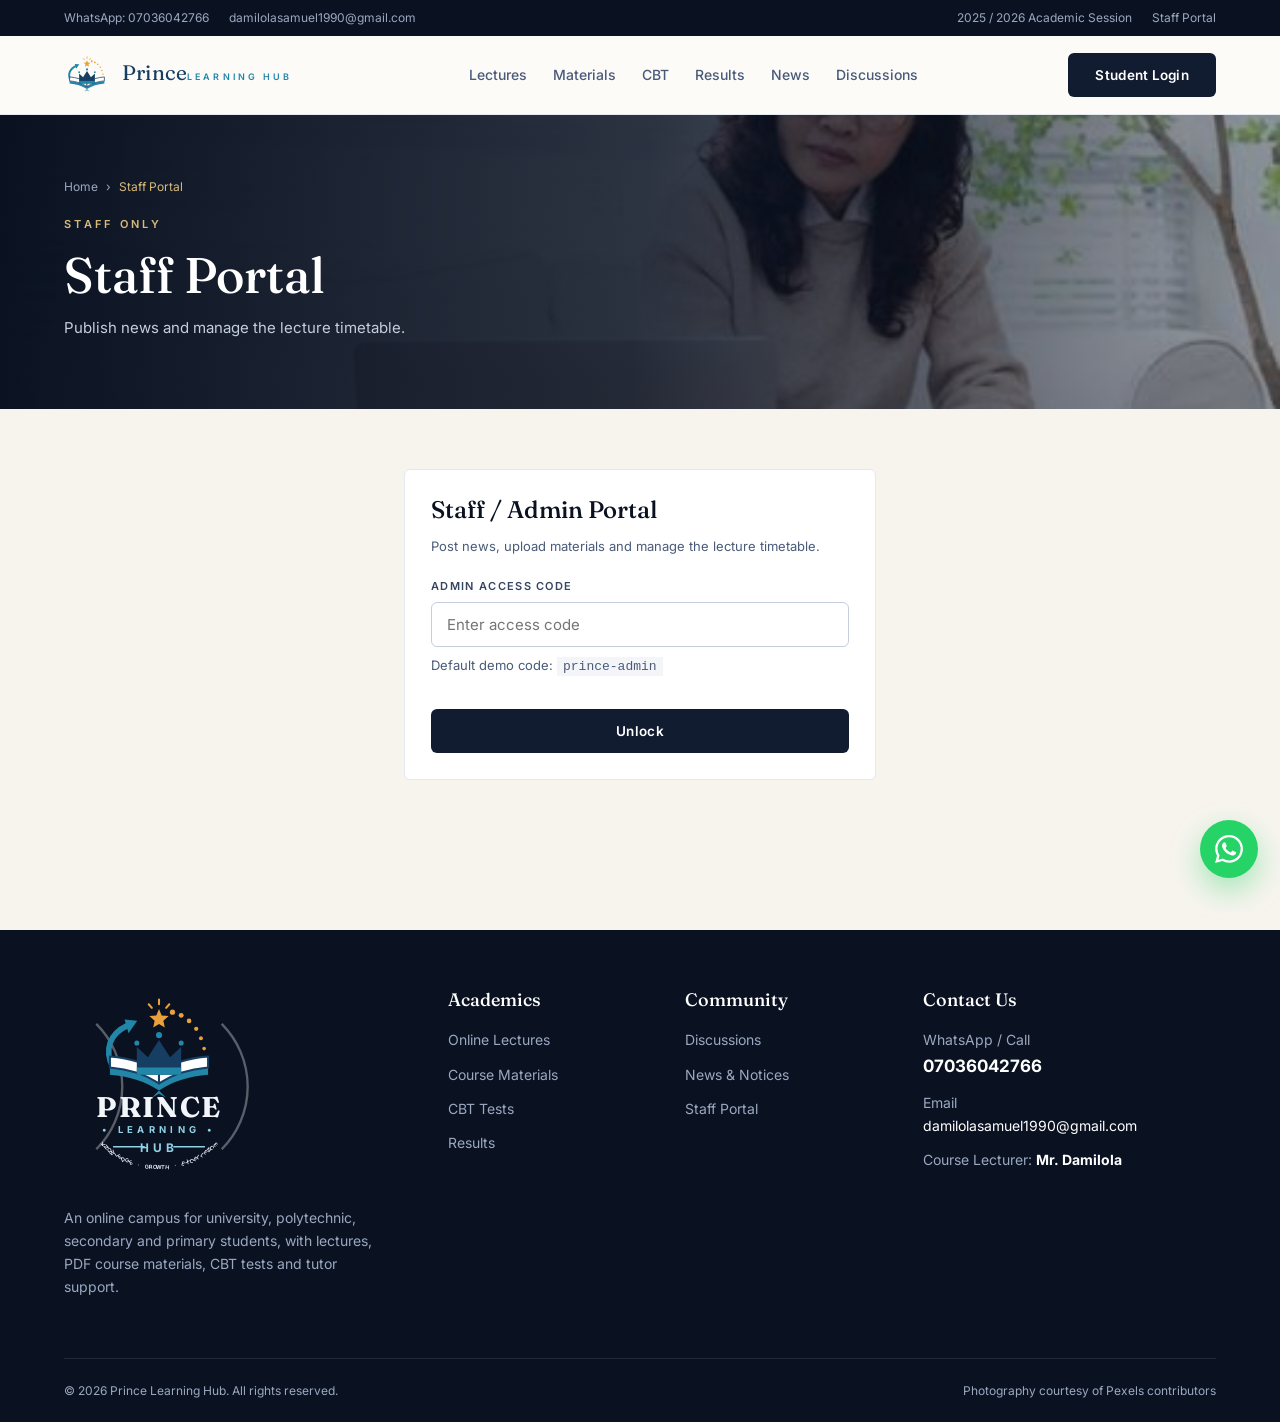
<file: pages/admin.html>
<!DOCTYPE html>
<html lang="en">
<head>
<meta charset="utf-8">
<meta name="viewport" content="width=device-width, initial-scale=1">
<title>Staff Portal — Prince Learning Hub</title>
<script>window.PLH_BASE = "../";</script>
<link rel="preconnect" href="https://fonts.googleapis.com">
<link rel="preconnect" href="https://fonts.gstatic.com" crossorigin>
<link rel="stylesheet" href="https://fonts.googleapis.com/css2?family=Fraunces:opsz,wght@9..144,400;9..144,500;9..144,600&family=Inter:wght@400;500;600;700&display=swap">
<link rel="stylesheet" href="../css/style.css">
</head>
<body>
<div id="site-header"></div>

<section class="page-head">
  <div class="bg" style="background-image:url(../images/lecturer.jpg)"></div>
  <div class="scrim"></div>
  <div class="wrap">
    <div class="crumbs"><a href="../index.html">Home</a> › <span class="cur">Staff Portal</span></div>
    <p class="eyebrow light" style="margin-top:18px">Staff Only</p>
    <h1>Staff Portal</h1>
    <p>Publish news and manage the lecture timetable.</p>
  </div>
</section>

<main id="adminRoot"></main>

<div id="site-footer"></div>
<script src="../data/content.js"></script>
<script src="../data/questions.js"></script>
<script src="../js/store.js"></script>
<script src="../js/ui.js"></script>
<script src="../js/admin.js"></script>
</body>
</html>
</file>
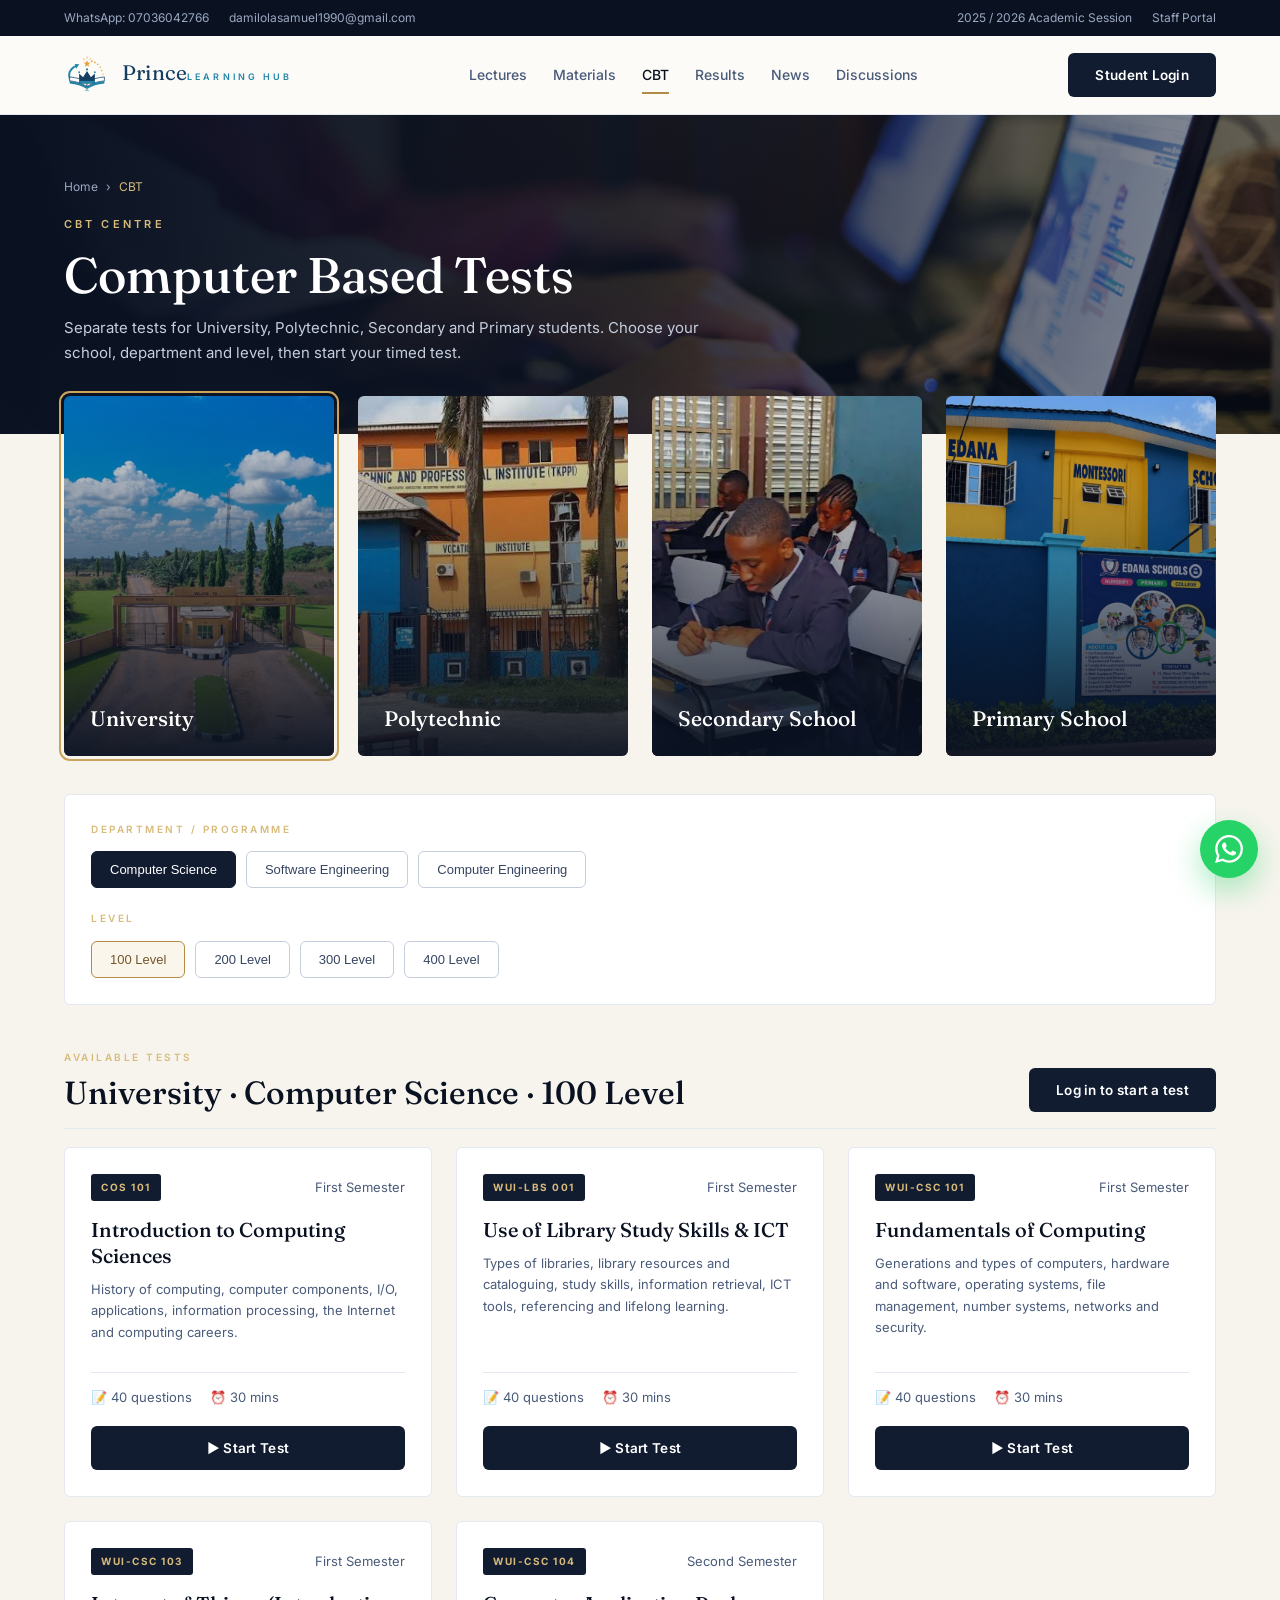
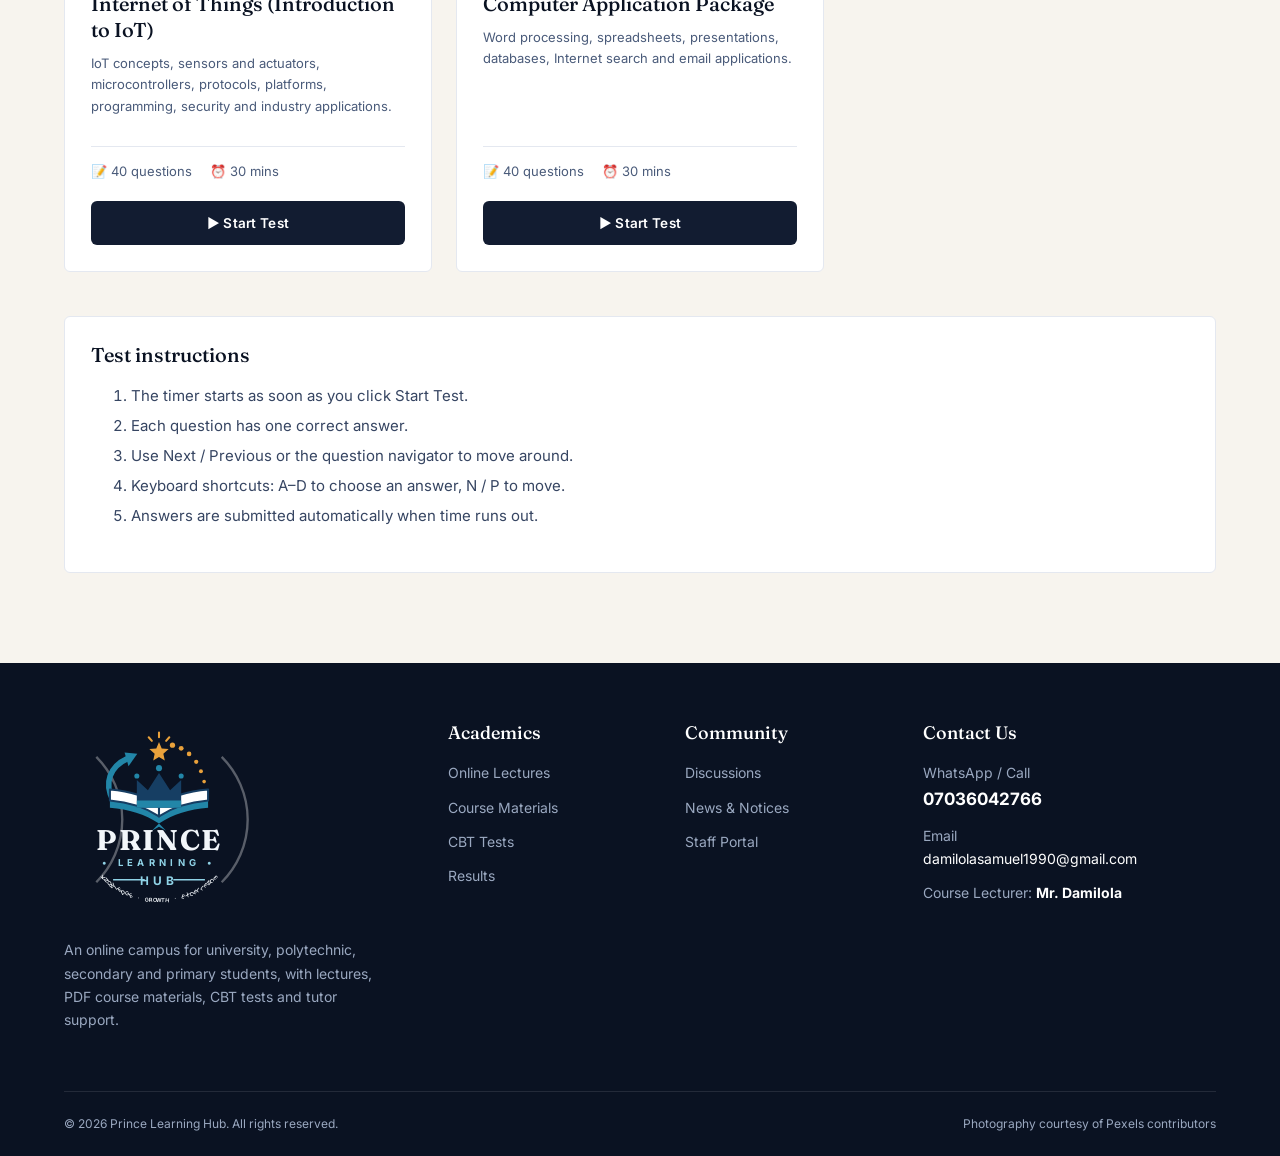
<file: pages/cbt.html>
<!DOCTYPE html>
<html lang="en">
<head>
<meta charset="utf-8">
<meta name="viewport" content="width=device-width, initial-scale=1">
<title>CBT Tests — Prince Learning Hub</title>
<script>window.PLH_BASE = "../";</script>
<link rel="preconnect" href="https://fonts.googleapis.com">
<link rel="preconnect" href="https://fonts.gstatic.com" crossorigin>
<link rel="stylesheet" href="https://fonts.googleapis.com/css2?family=Fraunces:opsz,wght@9..144,400;9..144,500;9..144,600&family=Inter:wght@400;500;600;700&display=swap">
<link rel="stylesheet" href="../css/style.css">
<style>.exam-grid{grid-template-columns:1fr 320px}@media(max-width:980px){.exam-grid{grid-template-columns:1fr}}</style>
</head>
<body>
<div id="site-header"></div>

<main id="cbtRoot"></main>

<div id="site-footer"></div>
<script src="../data/content.js"></script>
<script src="../data/questions.js"></script>
<script src="../js/store.js"></script>
<script src="../js/ui.js"></script>
<script src="../js/cbt.js"></script>
</body>
</html>
</file>
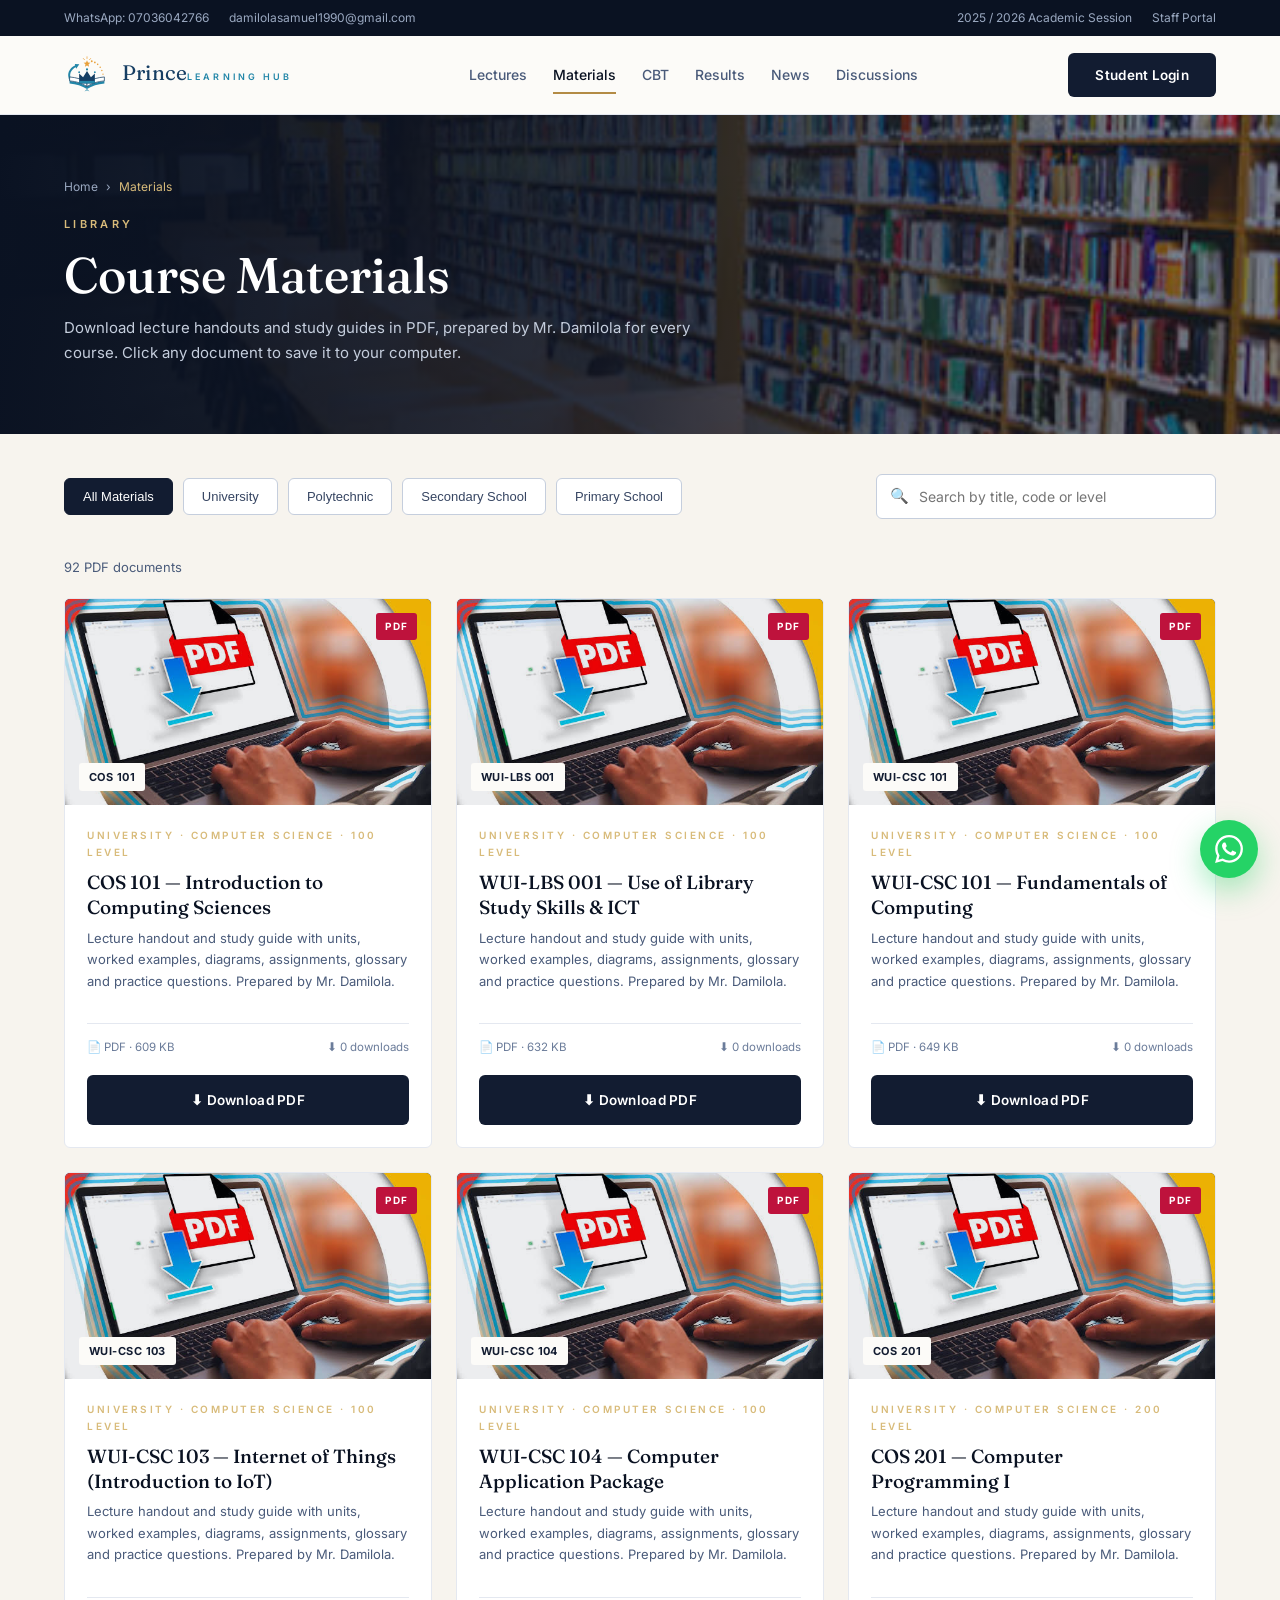
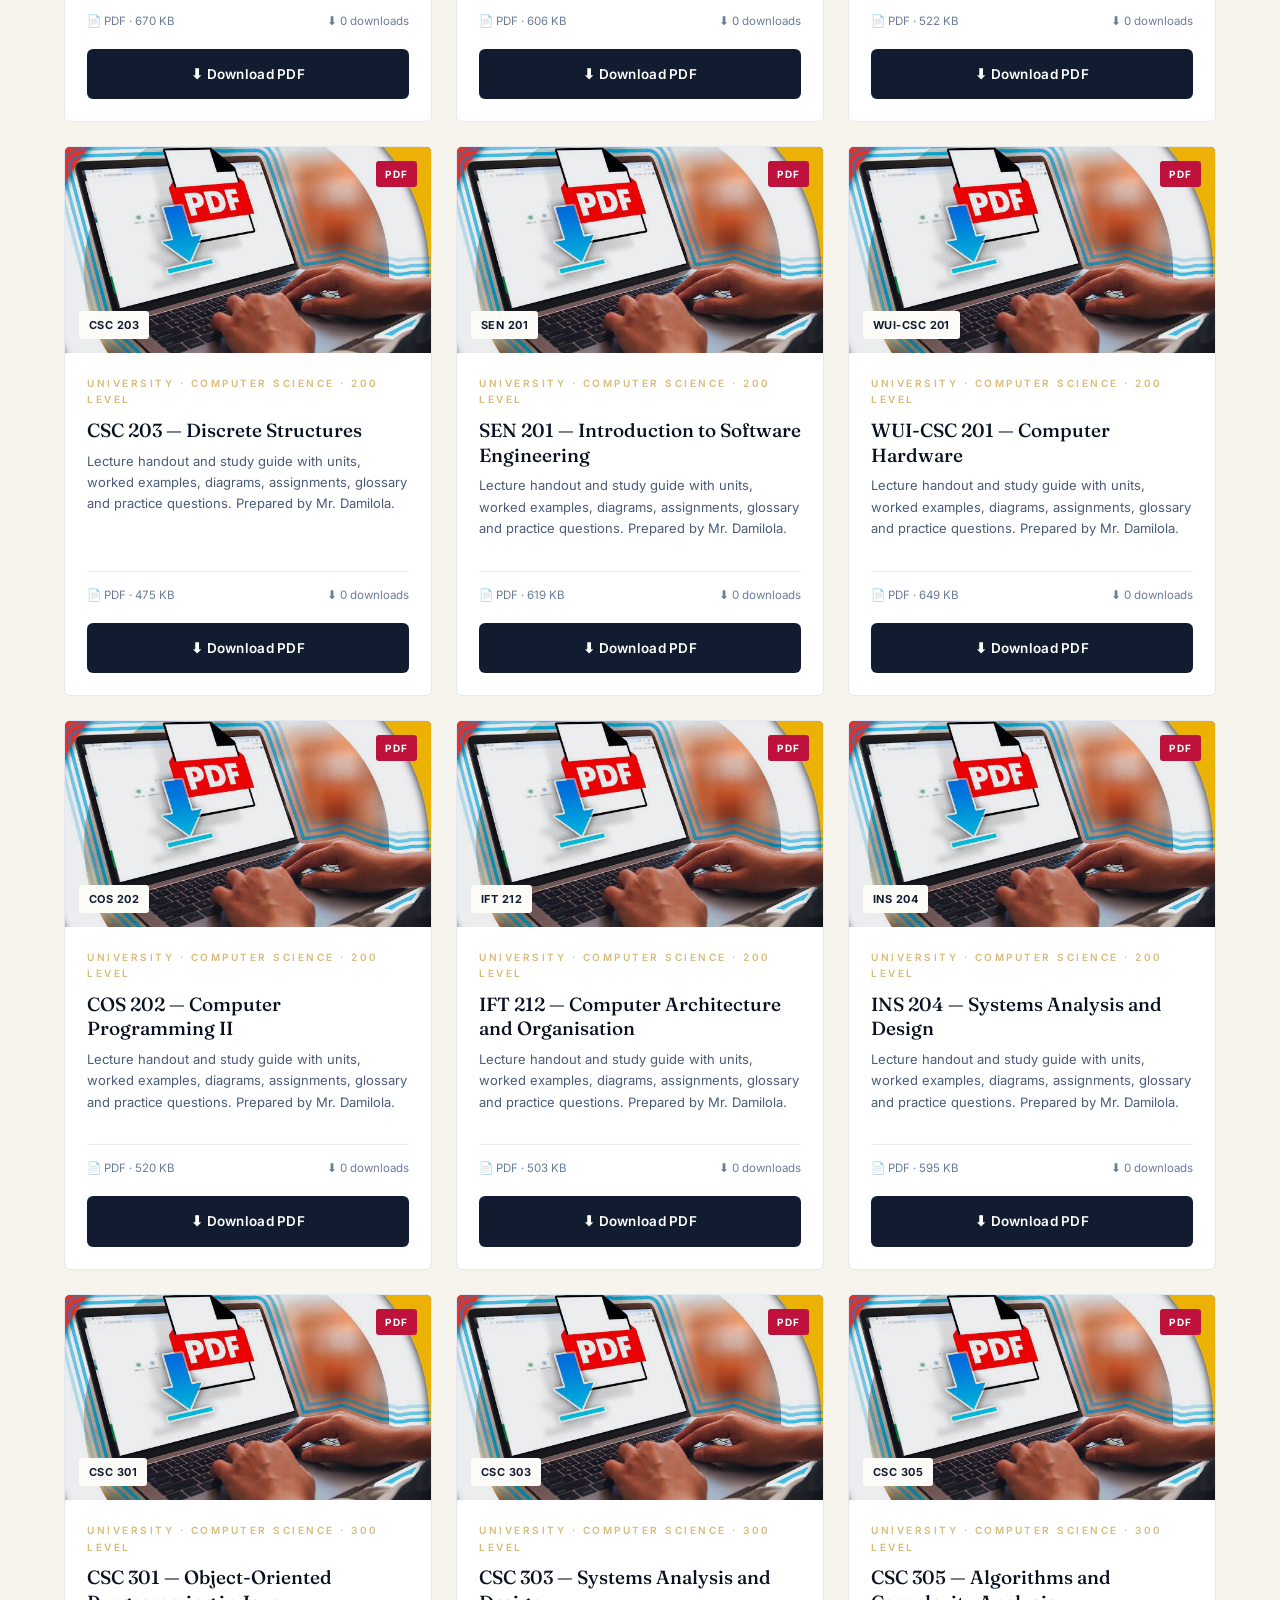
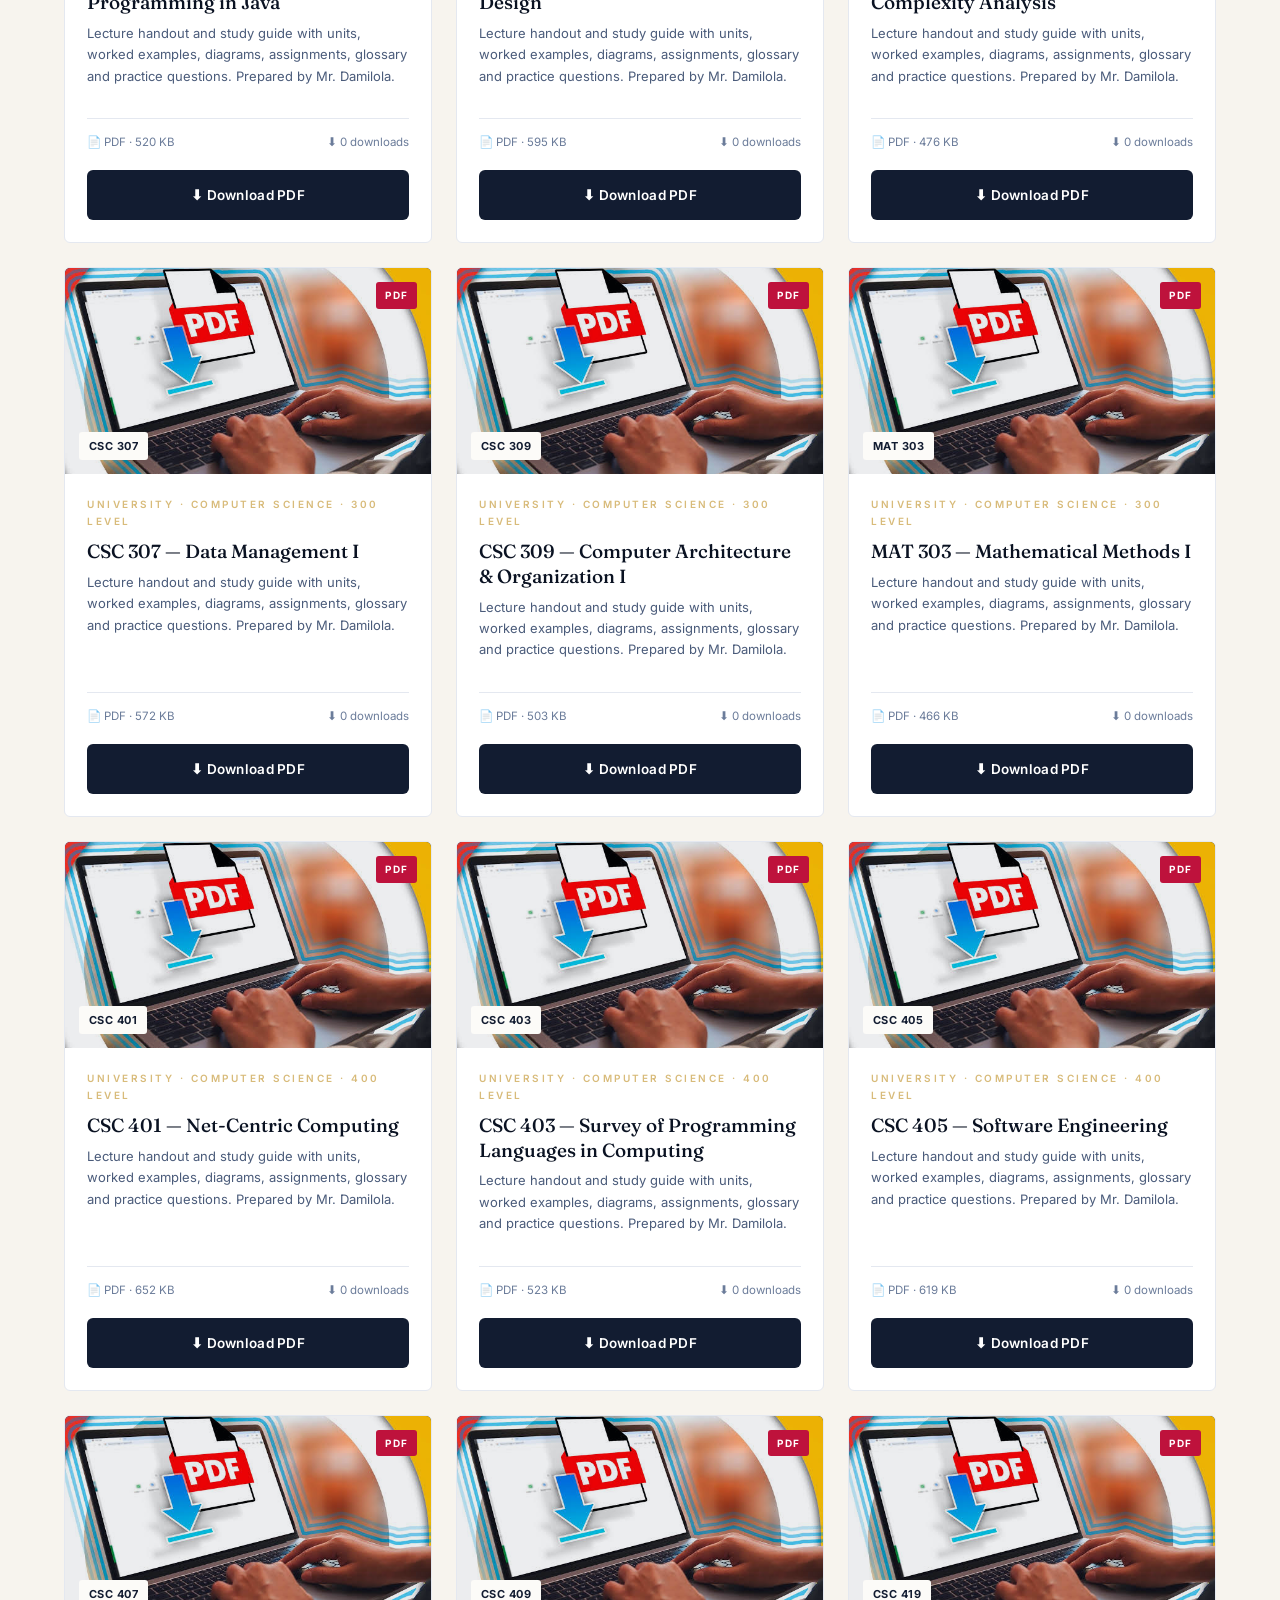
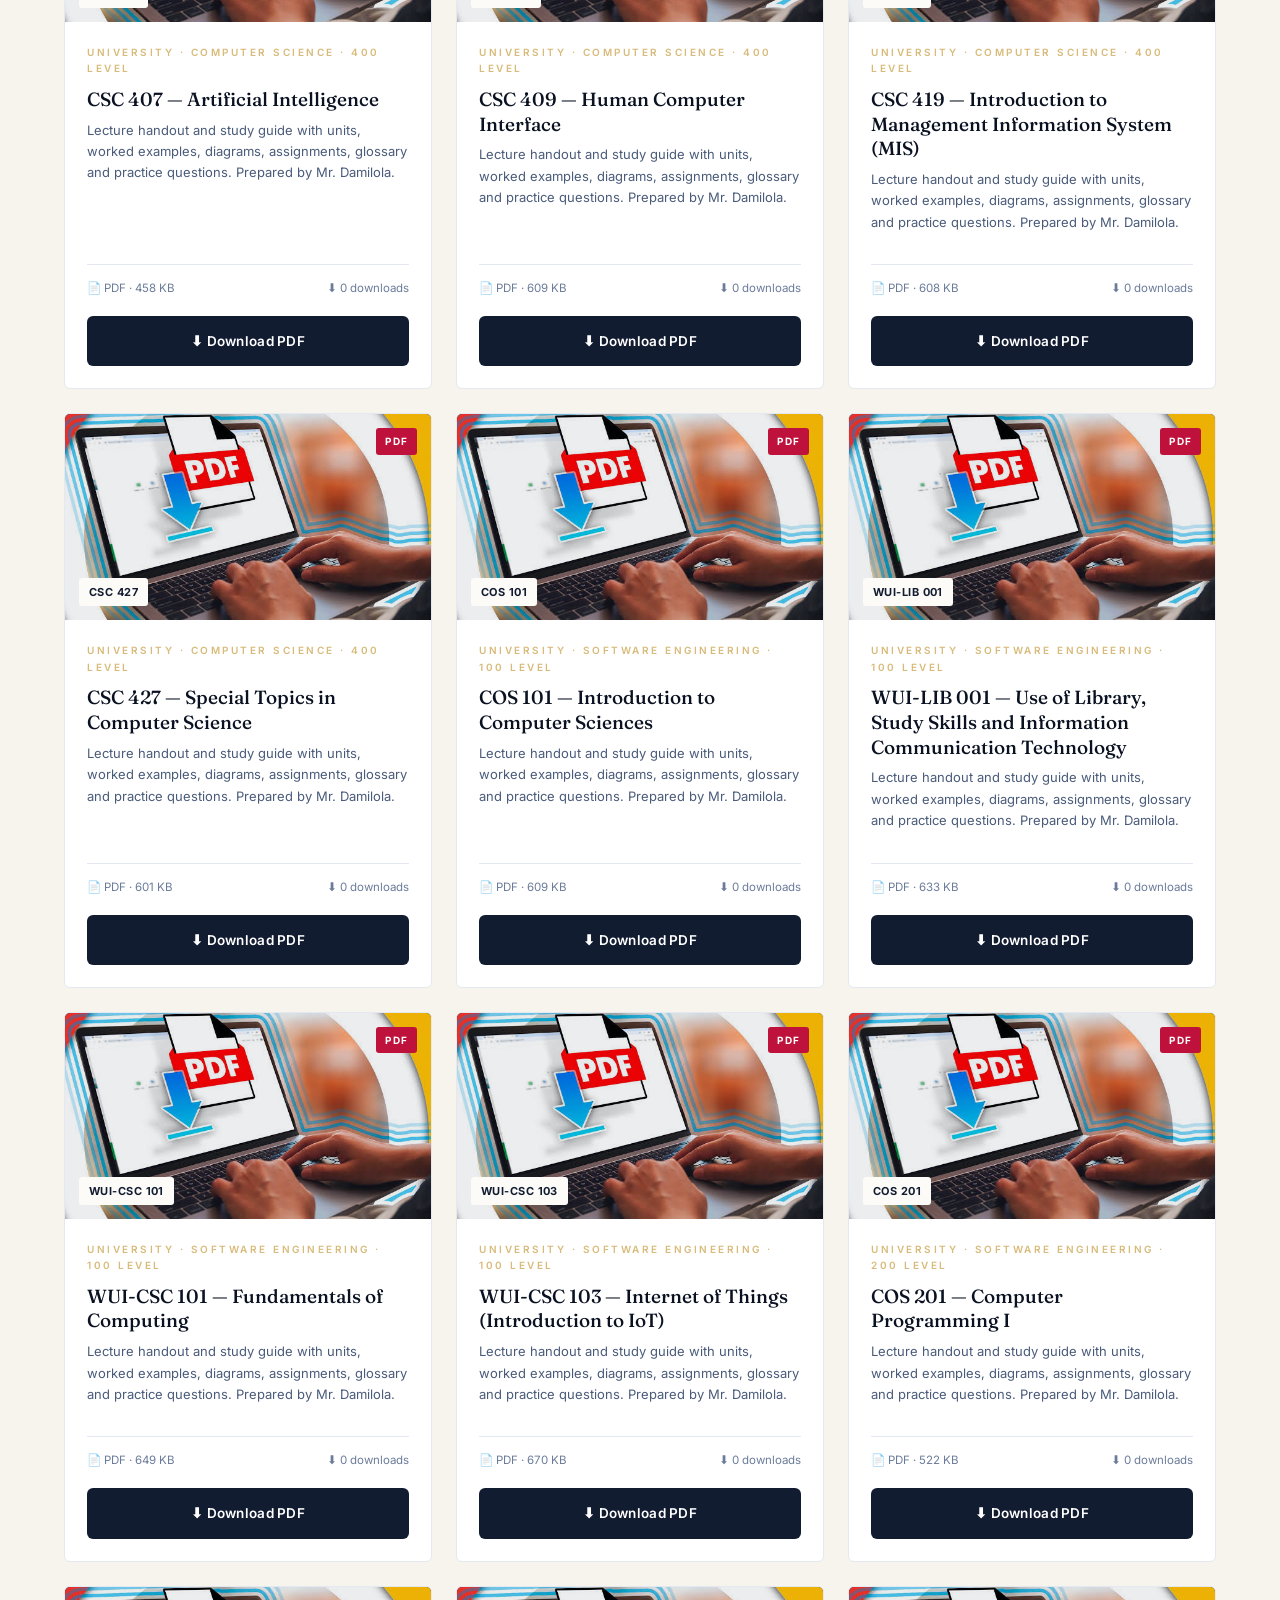
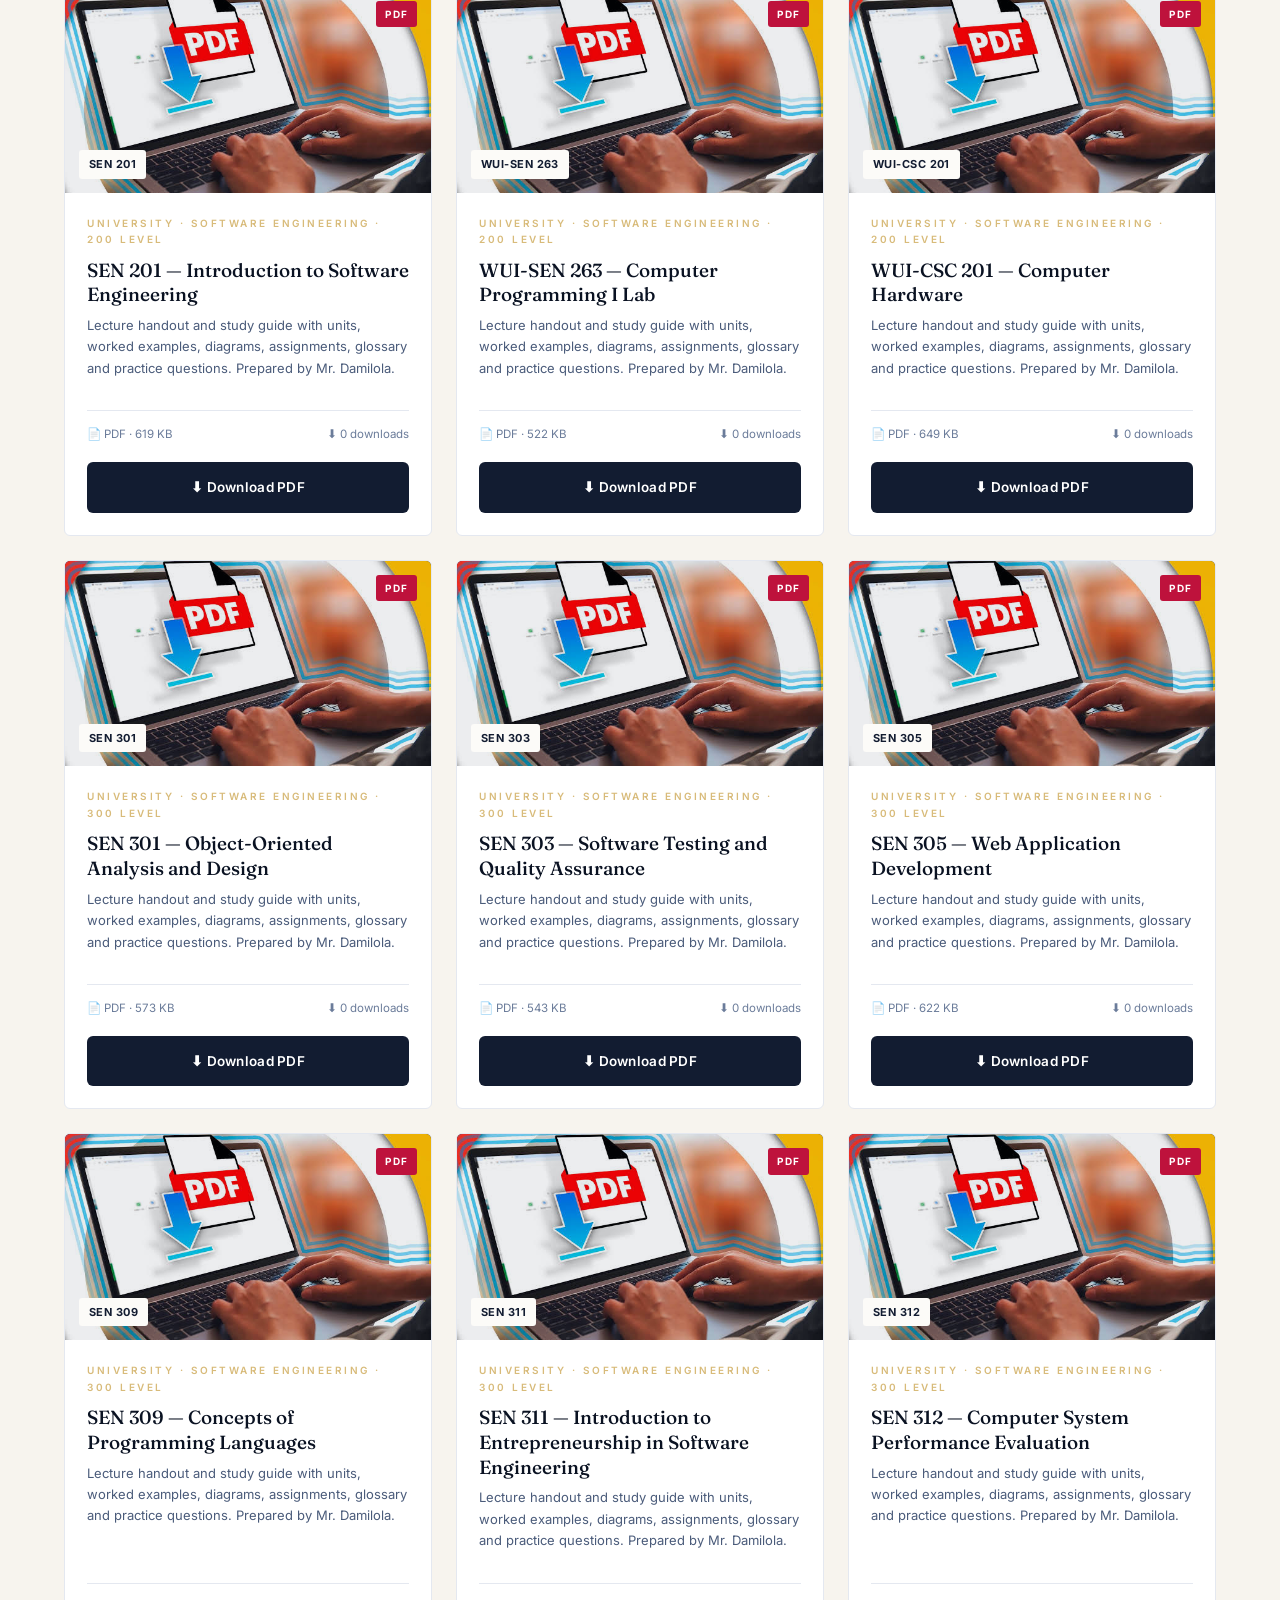
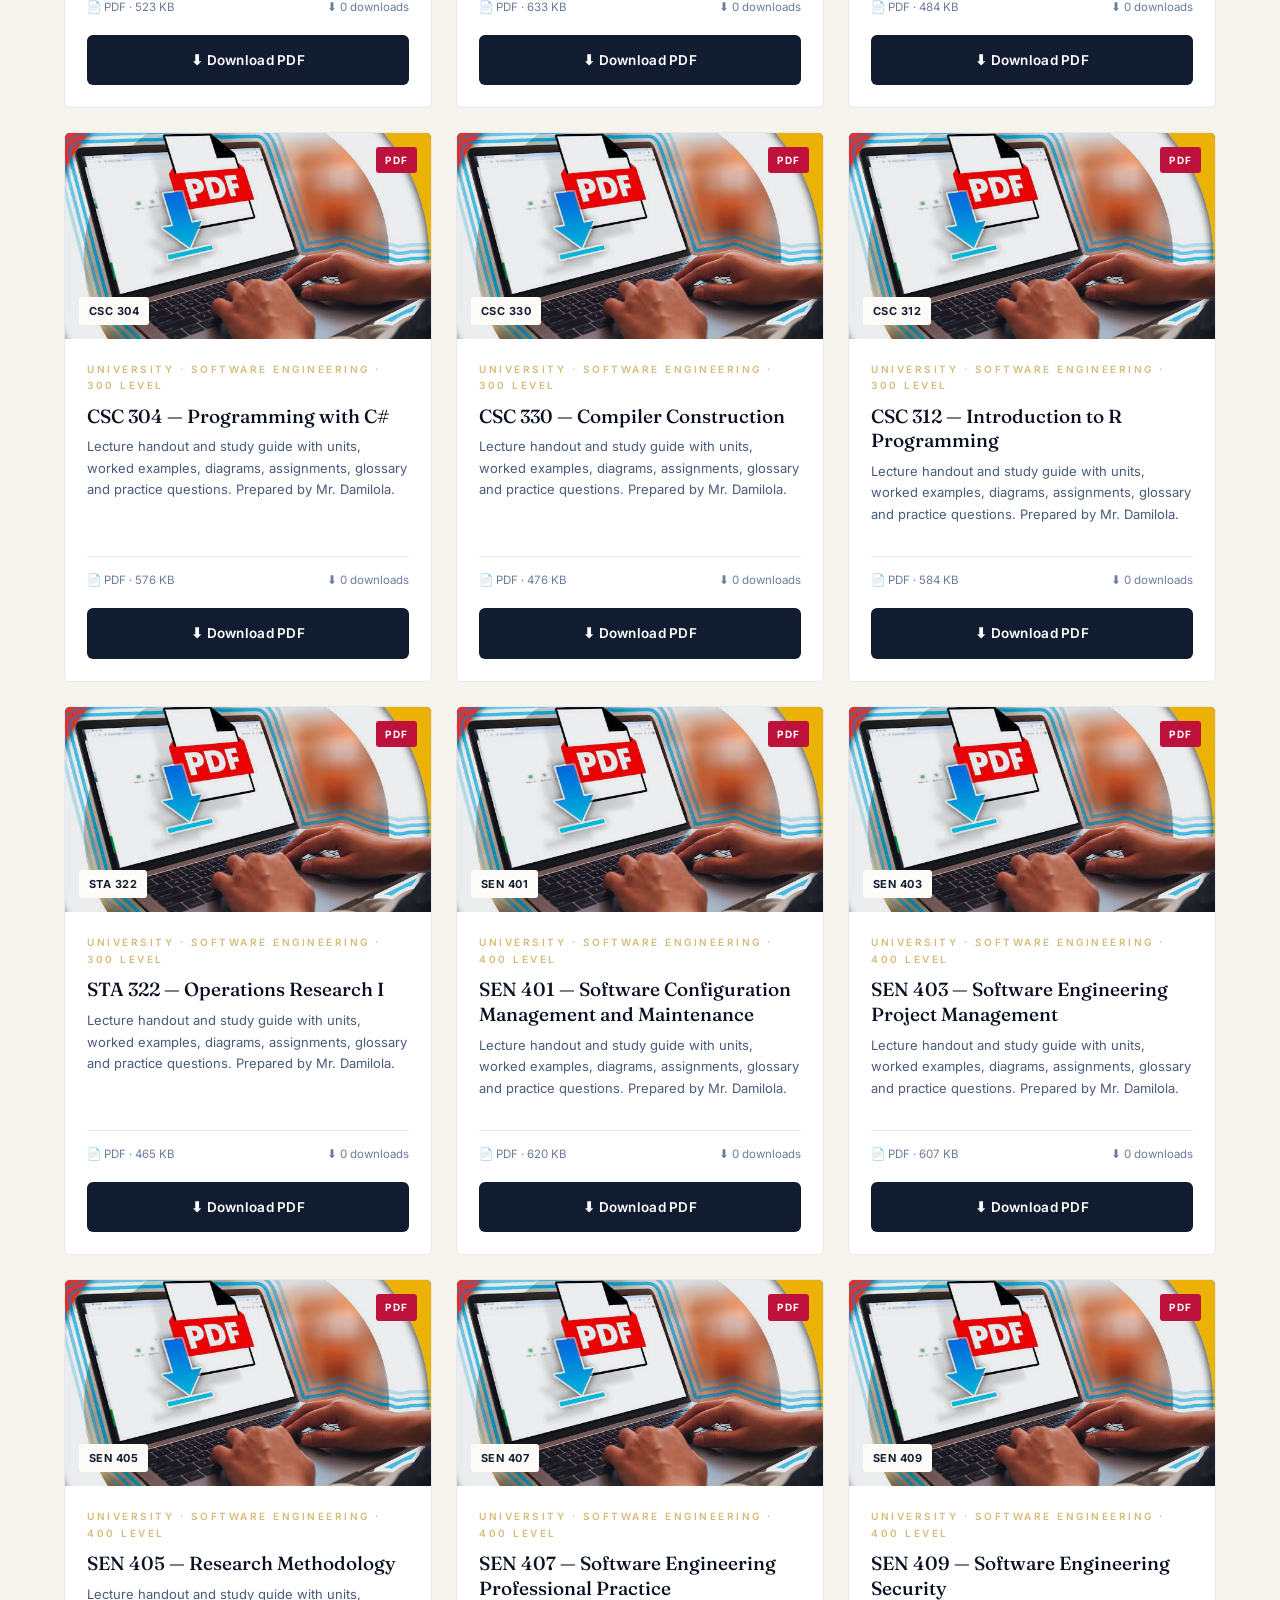
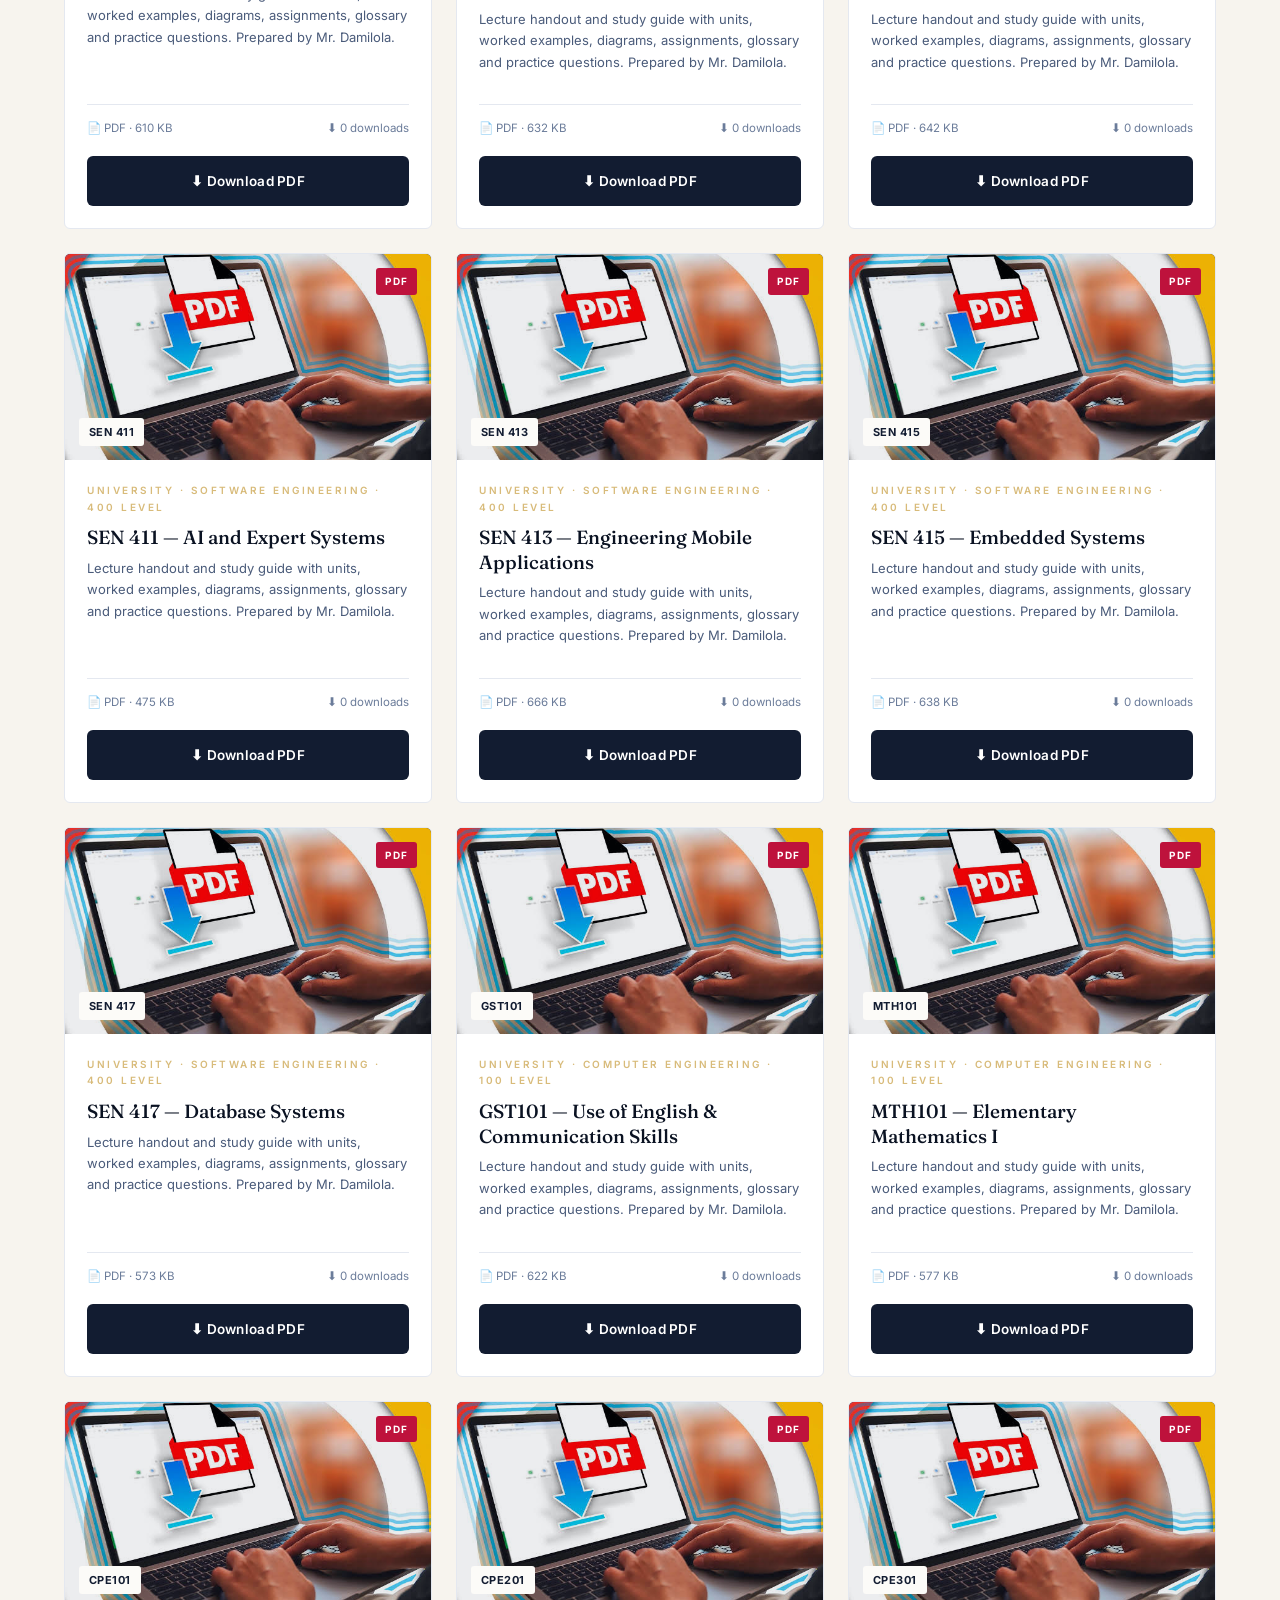
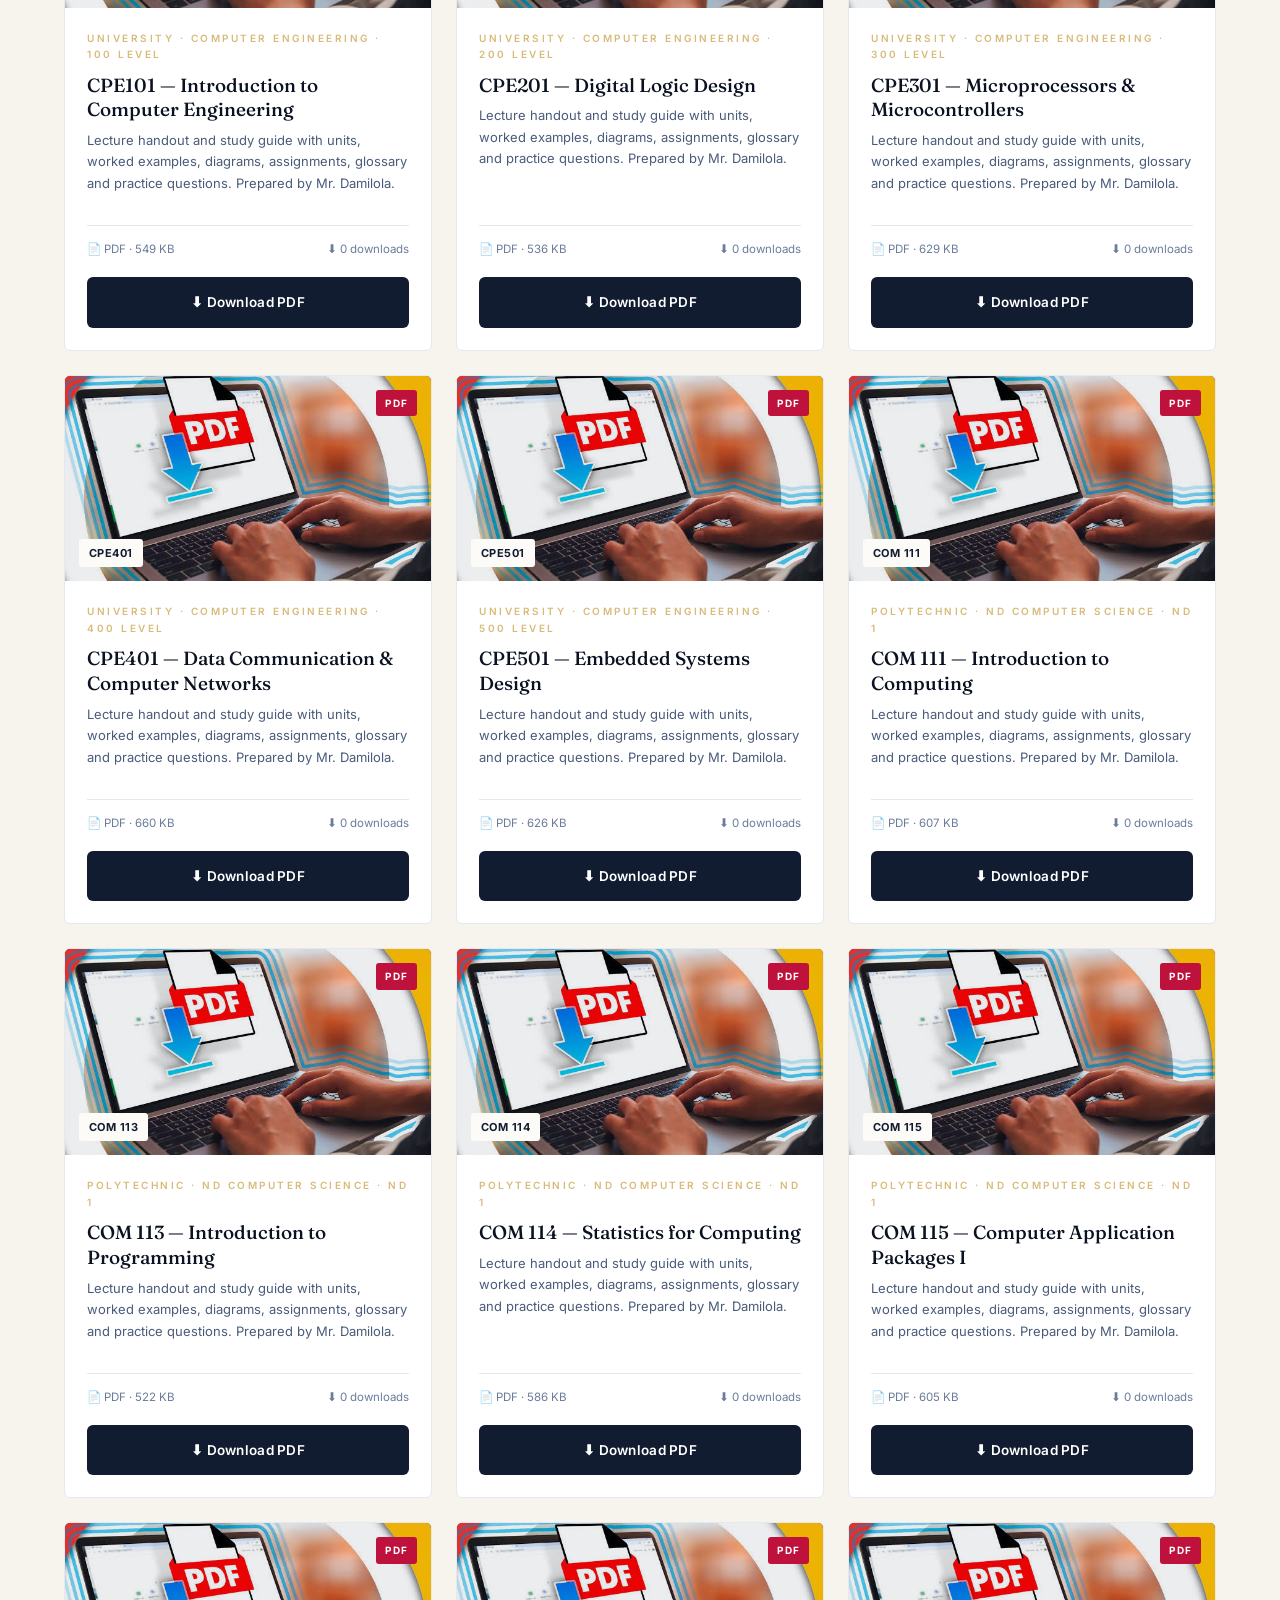
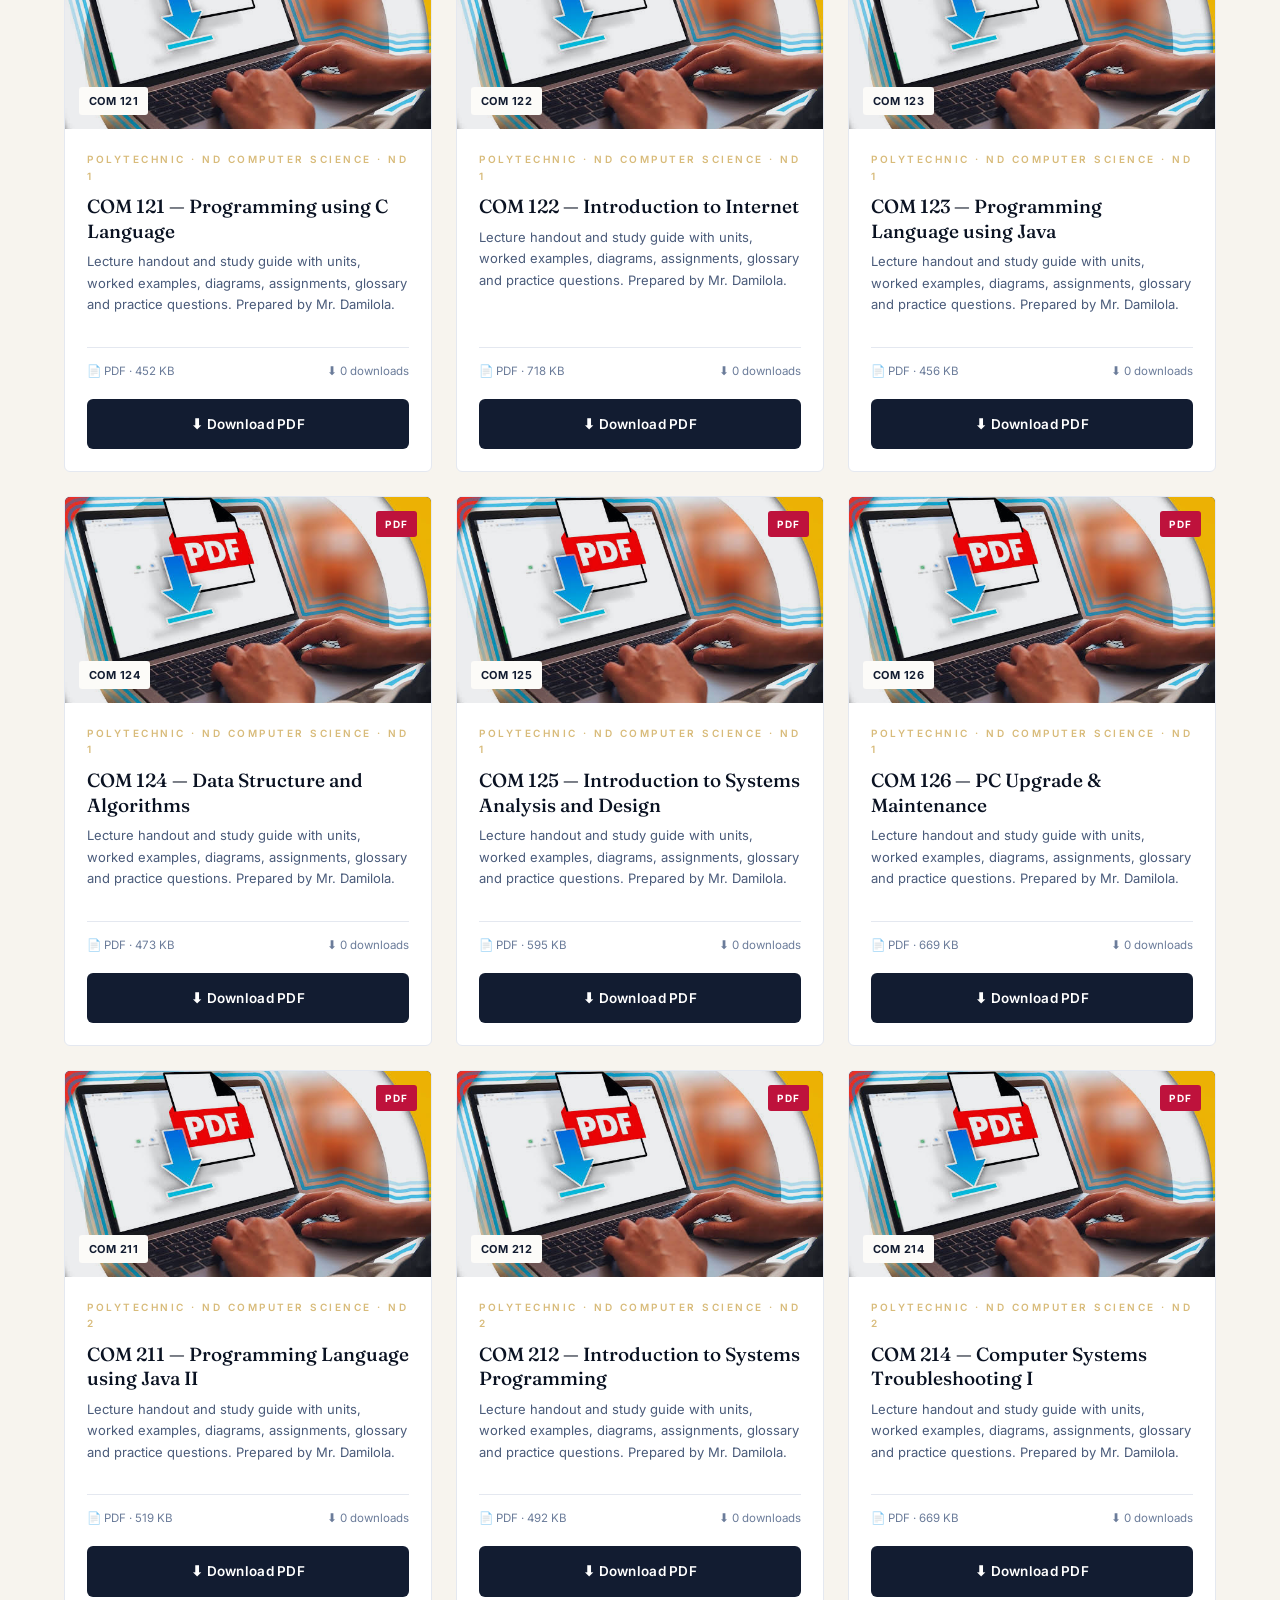
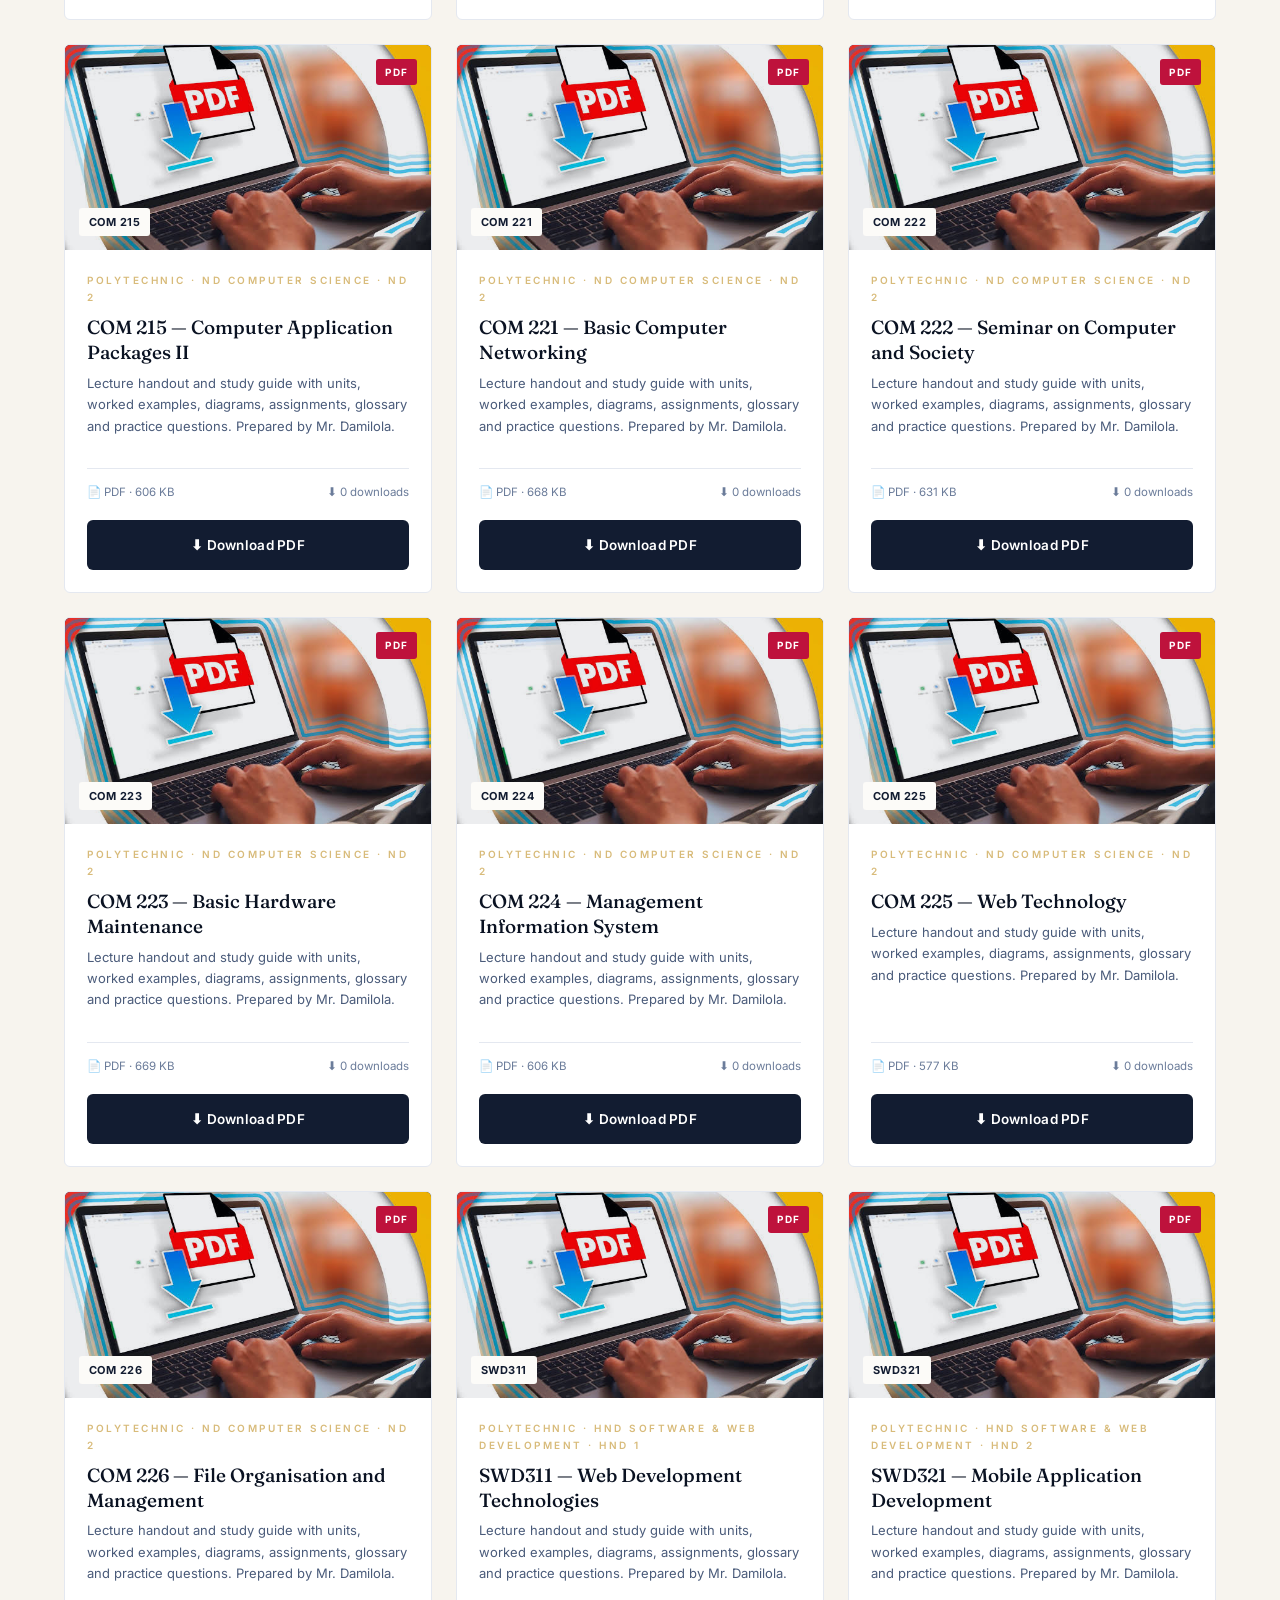
<file: pages/materials.html>
<!DOCTYPE html>
<html lang="en">
<head>
<meta charset="utf-8">
<meta name="viewport" content="width=device-width, initial-scale=1">
<title>Course Materials — Prince Learning Hub</title>
<script>window.PLH_BASE = "../";</script>
<link rel="preconnect" href="https://fonts.googleapis.com">
<link rel="preconnect" href="https://fonts.gstatic.com" crossorigin>
<link rel="stylesheet" href="https://fonts.googleapis.com/css2?family=Fraunces:opsz,wght@9..144,400;9..144,500;9..144,600&family=Inter:wght@400;500;600;700&display=swap">
<link rel="stylesheet" href="../css/style.css">
</head>
<body>
<div id="site-header"></div>

<section class="page-head">
  <div class="bg" style="background-image:url(../images/library.jpg)"></div>
  <div class="scrim"></div>
  <div class="wrap">
    <div class="crumbs"><a href="../index.html">Home</a> › <span class="cur">Materials</span></div>
    <p class="eyebrow light" style="margin-top:18px">Library</p>
    <h1>Course Materials</h1>
    <p>Download lecture handouts and study guides in PDF, prepared by Mr. Damilola for every course. Click any document to save it to your computer.</p>
  </div>
</section>

<div class="wrap" style="padding:40px 24px 20px">
  <div style="display:flex;flex-wrap:wrap;gap:18px;align-items:center;justify-content:space-between">
    <div class="filter-row" id="catChips"></div>
    <div class="search" style="width:min(100%,340px)">
      <span class="ico">🔍</span>
      <input id="matSearch" placeholder="Search by title, code or level">
    </div>
  </div>
  <div class="filter-row" id="depChips" style="margin-top:16px"></div>
  <p class="small muted" style="margin:22px 0 0" id="matCount"></p>
  <div class="grid grid-3" id="matGrid" style="margin-top:20px"></div>
</div>

<div id="site-footer"></div>
<script src="../data/content.js"></script>
<script src="../data/questions.js"></script>
<script src="../js/store.js"></script>
<script src="../js/ui.js"></script>
<script src="../js/materials.js"></script>
</body>
</html>
</file>
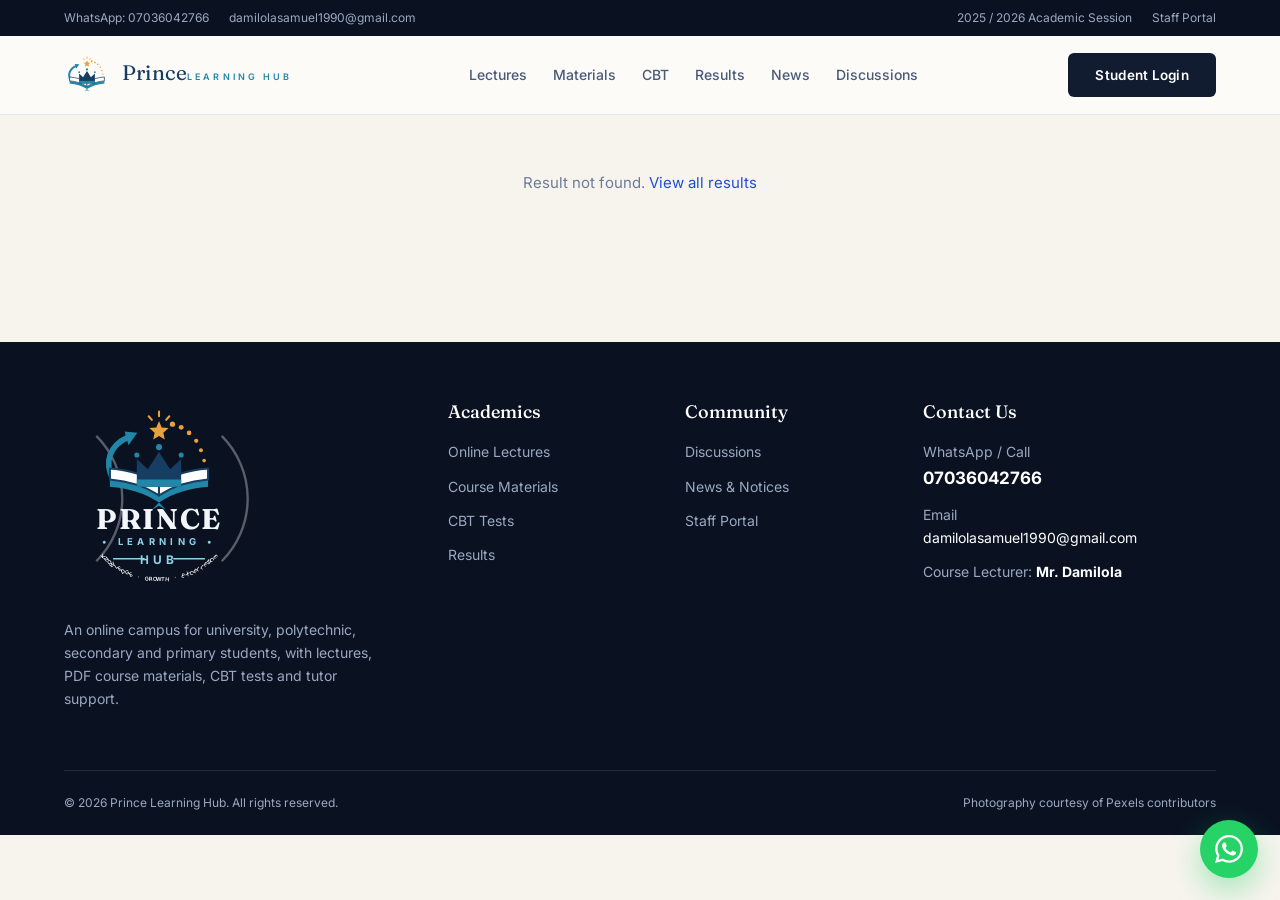
<file: pages/result.html>
<!DOCTYPE html>
<html lang="en">
<head>
<meta charset="utf-8">
<meta name="viewport" content="width=device-width, initial-scale=1">
<title>Result Slip — Prince Learning Hub</title>
<script>window.PLH_BASE = "../";</script>
<link rel="preconnect" href="https://fonts.googleapis.com">
<link rel="preconnect" href="https://fonts.gstatic.com" crossorigin>
<link rel="stylesheet" href="https://fonts.googleapis.com/css2?family=Fraunces:opsz,wght@9..144,400;9..144,500;9..144,600&family=Inter:wght@400;500;600;700&display=swap">
<link rel="stylesheet" href="../css/style.css">
</head>
<body>
<div id="site-header"></div>

<main id="resultSlip"></main>

<div id="site-footer"></div>
<script src="../data/content.js"></script>
<script src="../data/questions.js"></script>
<script src="../js/store.js"></script>
<script src="../js/ui.js"></script>
<script src="../js/results.js"></script>
</body>
</html>
</file>
<file: css/style.css>
/* ============================================================
   Prince Learning Hub — static site stylesheet
   Deep navy · muted gold · ivory. Serif display, sans text.
   ============================================================ */

:root {
  --ink-950: #0a1222;
  --ink-900: #121c31;
  --ink-800: #1b2740;
  --ink-700: #27354f;
  --ink-600: #364562;
  --ink-500: #4a5b7a;
  --ink-400: #6b7c9a;
  --ink-300: #9aa8c0;
  --ink-200: #c5cedd;
  --ink-100: #e4e8f0;
  --ink-50: #f3f5f9;
  --gold-300: #d8bb7a;
  --gold-400: #c9a45a;
  --gold-500: #b38b45;
  --gold-600: #957037;
  --gold-50: #faf6ec;
  --ivory: #f7f4ee;
  --paper: #fcfbf8;
  --brand: #163e63;
  --teal: #2286a8;
  --serif: "Fraunces", Georgia, "Times New Roman", serif;
  --sans: "Inter", -apple-system, "Segoe UI", Arial, sans-serif;
  --shadow-sm: 0 1px 2px rgba(10, 18, 34, 0.06);
  --shadow: 0 10px 30px rgba(10, 18, 34, 0.1);
  --radius: 6px;
}

* { box-sizing: border-box; }
html { scroll-behavior: smooth; }
body {
  margin: 0;
  background: var(--ivory);
  color: var(--ink-900);
  font-family: var(--sans);
  font-size: 15px;
  line-height: 1.65;
  -webkit-font-smoothing: antialiased;
}
img { max-width: 100%; display: block; }
a { color: inherit; text-decoration: none; }
h1, h2, h3, h4 { font-family: var(--serif); color: var(--ink-950); line-height: 1.15; margin: 0 0 .5em; font-weight: 500; }
p { margin: 0 0 1em; }
.wrap { width: 100%; max-width: 1200px; margin: 0 auto; padding: 0 24px; }
.section { padding: 72px 0; }
.eyebrow { font-size: 11px; letter-spacing: .3em; text-transform: uppercase; color: var(--gold-600); font-weight: 600; }
.eyebrow.light { color: var(--gold-300); }
.lead { font-size: 17px; color: var(--ink-500); }
.muted { color: var(--ink-500); }
.small { font-size: 13px; }

/* ---------- buttons ---------- */
.btn {
  display: inline-flex; align-items: center; justify-content: center; gap: 8px;
  padding: 13px 26px; border-radius: var(--radius); font-size: 13.5px; font-weight: 600;
  letter-spacing: .02em; border: 1px solid transparent; cursor: pointer; transition: .18s ease;
  font-family: var(--sans);
}
.btn-gold { background: var(--gold-400); color: var(--ink-950); }
.btn-gold:hover { background: var(--gold-300); }
.btn-dark { background: var(--ink-900); color: #fff; }
.btn-dark:hover { background: var(--ink-800); }
.btn-ghost { border-color: rgba(255,255,255,.35); color: #fff; background: rgba(255,255,255,.06); }
.btn-ghost:hover { border-color: #fff; }
.btn-outline { border-color: var(--ink-200); color: var(--ink-700); background: #fff; }
.btn-outline:hover { border-color: var(--ink-900); }
.btn-block { width: 100%; }
.btn:disabled { opacity: .55; cursor: not-allowed; }

/* ---------- top bar + header ---------- */
.topbar { background: var(--ink-950); color: var(--ink-300); font-size: 12px; }
.topbar .wrap { display: flex; align-items: center; justify-content: space-between; height: 36px; gap: 18px; }
.topbar a:hover { color: var(--gold-300); }
.topbar .grp { display: flex; align-items: center; gap: 20px; }

.site-header { position: sticky; top: 0; z-index: 60; background: rgba(252,251,248,.96); backdrop-filter: blur(8px); border-bottom: 1px solid var(--ink-100); }
.site-header .wrap { display: flex; align-items: center; justify-content: space-between; height: 78px; gap: 18px; }
.brand { display: flex; align-items: center; gap: 12px; }
.brand .mark { width: 46px; height: 46px; }
.brand .name { font-family: var(--serif); font-size: 21px; color: var(--brand); line-height: 1; letter-spacing: .01em; }
.brand .sub { font-size: 9px; letter-spacing: .34em; text-transform: uppercase; color: var(--teal); font-weight: 600; margin-top: 5px; }

.nav { display: flex; align-items: center; gap: 26px; }
.nav a { position: relative; font-size: 14px; font-weight: 500; color: var(--ink-500); padding: 6px 0; }
.nav a:hover { color: var(--ink-950); }
.nav a.active { color: var(--ink-950); }
.nav a.active::after { content: ""; position: absolute; left: 0; right: 0; bottom: -1px; height: 2px; background: var(--gold-500); }

.header-actions { display: flex; align-items: center; gap: 12px; }
.avatar { width: 40px; height: 40px; border-radius: 50%; background: var(--ink-900); color: var(--gold-300); display: flex; align-items: center; justify-content: center; font-family: var(--serif); font-size: 16px; }
.user-meta { font-size: 12px; line-height: 1.25; }
.user-meta b { display: block; font-size: 12.5px; color: var(--ink-900); }
.user-meta span { color: var(--ink-400); }
.icon-btn { background: none; border: 0; color: var(--ink-400); cursor: pointer; padding: 8px; border-radius: 4px; }
.icon-btn:hover { background: var(--ink-100); color: var(--ink-900); }
.burger { display: none; background: none; border: 0; cursor: pointer; color: var(--ink-900); }
.mobile-nav { display: none; border-top: 1px solid var(--ink-100); background: var(--paper); }
.mobile-nav a { display: block; padding: 13px 24px; border-bottom: 1px solid var(--ink-100); font-weight: 500; }

/* ---------- hero ---------- */
.hero { position: relative; background: var(--ink-950); color: #fff; overflow: hidden; }
.hero .bg { position: absolute; inset: 0; background-size: cover; background-position: center 30%; opacity: .45; }
.hero .scrim { position: absolute; inset: 0; background: linear-gradient(100deg, var(--ink-950) 25%, rgba(10,18,34,.82) 60%, rgba(10,18,34,.35)); }
.hero .wrap { position: relative; padding: 92px 24px 0; }
.hero h1 { font-size: clamp(38px, 6vw, 68px); color: #fff; line-height: 1.04; margin: 18px 0 22px; }
.hero h1 em { font-style: normal; color: var(--gold-300); }
.hero p.lead { color: var(--ink-200); max-width: 560px; }
.hero-actions { display: flex; flex-wrap: wrap; gap: 14px; margin-top: 34px; }
.hero-grid { display: grid; grid-template-columns: 1.15fr .85fr; gap: 48px; align-items: center; }

.live-card { border: 1px solid rgba(255,255,255,.16); background: rgba(255,255,255,.07); border-radius: var(--radius); overflow: hidden; display: block; transition: .2s; }
.live-card:hover { border-color: var(--gold-400); transform: translateY(-3px); }
.live-card .thumb { position: relative; aspect-ratio: 16/9; background: var(--ink-800); }
.live-card .thumb img { width: 100%; height: 100%; object-fit: cover; }
.live-card .badge-live { position: absolute; left: 14px; top: 14px; background: #be123c; color: #fff; font-size: 10px; font-weight: 700; letter-spacing: .15em; padding: 5px 9px; border-radius: 3px; }
.live-card .play { position: absolute; inset: 0; display: flex; align-items: center; justify-content: center; color: #fff; font-size: 46px; opacity: .9; }
.live-card .body { padding: 22px; }

.stats { border-top: 1px solid rgba(255,255,255,.12); margin-top: 56px; }
.stats .wrap { display: grid; grid-template-columns: repeat(4, 1fr); }
.stat { padding: 26px 24px; }
.stat b { display: block; font-family: var(--serif); font-size: 36px; color: #fff; font-weight: 500; }
.stat span { font-size: 11px; letter-spacing: .2em; text-transform: uppercase; color: var(--ink-300); }

/* ---------- ticker ---------- */
.ticker { display: flex; align-items: stretch; background: #fff; border-bottom: 1px solid var(--ink-100); overflow: hidden; }
.ticker .label { background: var(--ink-900); color: var(--gold-300); padding: 12px 20px; font-size: 11px; letter-spacing: .2em; text-transform: uppercase; display: flex; align-items: center; gap: 8px; white-space: nowrap; z-index: 2; }
.ticker .track { flex: 1; overflow: hidden; display: flex; align-items: center; }
.ticker .move { display: flex; gap: 44px; white-space: nowrap; padding: 12px 0; animation: marquee 55s linear infinite; font-size: 14px; color: var(--ink-700); }
.ticker .move:hover { animation-play-state: paused; }
@keyframes marquee { from { transform: translateX(0); } to { transform: translateX(-50%); } }

/* ---------- cards & grids ---------- */
.grid { display: grid; gap: 24px; }
.grid-2 { grid-template-columns: repeat(2, 1fr); }
.grid-3 { grid-template-columns: repeat(3, 1fr); }
.grid-4 { grid-template-columns: repeat(4, 1fr); }
.split { display: grid; grid-template-columns: 1.05fr .95fr; gap: 56px; align-items: center; }

.photo-card { position: relative; display: block; overflow: hidden; border-radius: var(--radius); background: var(--ink-950); }
.photo-card img { width: 100%; aspect-ratio: 4/5; object-fit: cover; opacity: .92; transition: transform .6s ease; }
.photo-card:hover img { transform: scale(1.05); }
.photo-card .overlay { position: absolute; inset: 0; background: linear-gradient(to top, rgba(10,18,34,.95), rgba(10,18,34,.35) 55%, transparent); }
.photo-card .txt { position: absolute; left: 0; right: 0; bottom: 0; padding: 26px; color: #fff; }
.photo-card h3 { color: #fff; font-size: 24px; margin: 6px 0 8px; }
.photo-card p { color: var(--ink-200); font-size: 13.5px; margin: 0 0 14px; }
.tag { font-size: 10px; letter-spacing: .25em; text-transform: uppercase; color: var(--gold-300); font-weight: 600; }

.panel { background: #fff; border: 1px solid var(--ink-100); border-radius: var(--radius); padding: 26px; }
.panel h3 { font-size: 20px; }
.list-card { display: flex; gap: 18px; align-items: flex-start; padding: 18px; border: 1px solid var(--ink-100); background: #fff; border-radius: var(--radius); transition: .18s; }
.list-card:hover { border-color: var(--gold-400); box-shadow: var(--shadow-sm); }
.list-card .ico { width: 48px; height: 48px; border: 1px solid var(--gold-200, #e6d3a5); background: var(--gold-50); color: var(--gold-700, #74562c); display: flex; align-items: center; justify-content: center; border-radius: 4px; flex: none; }

.news-item { display: grid; grid-template-columns: 240px 1fr; gap: 22px; padding-bottom: 28px; border-bottom: 1px solid var(--ink-100); }
.news-item img { border-radius: var(--radius); aspect-ratio: 4/3; object-fit: cover; width: 100%; }
.news-feature { display: grid; grid-template-columns: 1.15fr .85fr; border: 1px solid var(--ink-100); background: #fff; border-radius: var(--radius); overflow: hidden; }
.news-feature img { height: 100%; object-fit: cover; }

/* ---------- page header ---------- */
.page-head { position: relative; background: var(--ink-950); color: #fff; overflow: hidden; }
.page-head .bg { position: absolute; inset: 0; background-size: cover; background-position: center; }
.page-head .scrim { position: absolute; inset: 0; background: linear-gradient(95deg, var(--ink-950), rgba(10,18,34,.86), rgba(10,18,34,.4)); }
.page-head .wrap { position: relative; padding: 62px 24px 68px; }
.page-head h1 { color: #fff; font-size: clamp(30px, 4.6vw, 50px); max-width: 780px; margin: 14px 0 12px; }
.page-head p { color: var(--ink-200); max-width: 640px; margin: 0; }
.crumbs { display: flex; gap: 8px; align-items: center; font-size: 12px; color: var(--ink-300); }
.crumbs .cur { color: var(--gold-300); }

/* ---------- filters, forms ---------- */
.filter-row { display: flex; flex-wrap: wrap; gap: 10px; }
.chip { border: 1px solid var(--ink-200); background: #fff; color: var(--ink-600); padding: 10px 18px; border-radius: var(--radius); font-size: 13px; font-weight: 500; cursor: pointer; }
.chip:hover { border-color: var(--ink-400); }
.chip.active { background: var(--ink-900); color: #fff; border-color: var(--ink-900); }
.chip.gold.active { background: var(--gold-50); color: var(--gold-700, #74562c); border-color: var(--gold-500); }
.search { position: relative; }
.search input { width: 100%; padding: 13px 16px 13px 42px; border: 1px solid var(--ink-200); border-radius: var(--radius); background: #fff; font-size: 14px; font-family: var(--sans); }
.search .ico { position: absolute; left: 14px; top: 50%; transform: translateY(-50%); color: var(--ink-300); }
label.field { display: block; font-size: 11px; letter-spacing: .12em; text-transform: uppercase; font-weight: 600; color: var(--ink-600); margin: 0 0 7px; }
input.f, select.f, textarea.f {
  width: 100%; padding: 12px 15px; border: 1px solid var(--ink-200); border-radius: var(--radius);
  background: #fff; font-family: var(--sans); font-size: 15px; color: var(--ink-900); outline: none;
}
input.f:focus, select.f:focus, textarea.f:focus { border-color: var(--ink-700); box-shadow: 0 0 0 3px rgba(39,53,79,.12); }

/* ---------- tables ---------- */
table.tbl { width: 100%; border-collapse: collapse; background: #fff; }
table.tbl th { background: var(--paper); text-align: left; font-size: 11px; letter-spacing: .14em; text-transform: uppercase; color: var(--ink-400); padding: 14px 18px; border-bottom: 1px solid var(--ink-100); }
table.tbl td { padding: 15px 18px; border-bottom: 1px solid var(--ink-100); font-size: 14px; }
table.tbl tr:hover td { background: var(--paper); }

/* ---------- course / material cards ---------- */
.doc-card { display: flex; flex-direction: column; background: #fff; border: 1px solid var(--ink-100); border-radius: var(--radius); overflow: hidden; transition: .2s; position: relative; }
.doc-card:hover { box-shadow: var(--shadow); }
.doc-card .cover { position: relative; aspect-ratio: 16/9; overflow: hidden; background: var(--ink-900); }
.doc-card .cover img { width: 100%; height: 100%; object-fit: cover; opacity: .92; transition: transform .6s; }
.doc-card:hover .cover img { transform: scale(1.05); }
.doc-card .cover .code { position: absolute; left: 14px; bottom: 14px; background: var(--paper); color: var(--ink-900); font-size: 11px; font-weight: 700; padding: 5px 10px; border-radius: 3px; letter-spacing: .04em; }
.doc-card .cover .pdf { position: absolute; right: 14px; top: 14px; background: #be123c; color: #fff; font-size: 10px; font-weight: 700; padding: 5px 9px; border-radius: 3px; letter-spacing: .12em; }
.doc-card .body { padding: 22px; display: flex; flex-direction: column; flex: 1; }
.doc-card .meta { display: flex; gap: 14px; color: var(--ink-400); font-size: 11.5px; border-top: 1px solid var(--ink-100); padding-top: 14px; margin-top: 18px; }

/* ---------- lecture cards ---------- */
.lecture-card { background: #fff; border: 1px solid var(--ink-100); border-radius: var(--radius); overflow: hidden; display: block; transition: .2s; }
.lecture-card:hover { box-shadow: var(--shadow); transform: translateY(-2px); }
.lecture-card .thumb { position: relative; aspect-ratio: 16/9; background: var(--ink-900); }
.lecture-card .thumb img { width: 100%; height: 100%; object-fit: cover; transition: .5s; }
.lecture-card:hover .thumb img { transform: scale(1.05); }
.pill { display: inline-flex; align-items: center; gap: 6px; padding: 5px 10px; border-radius: 3px; font-size: 10px; font-weight: 700; letter-spacing: .15em; text-transform: uppercase; }
.pill-live { background: #be123c; color: #fff; }
.pill-soon { background: var(--paper); color: var(--ink-900); border: 1px solid var(--ink-200); }
.pill-rec { background: rgba(10,18,34,.8); color: var(--gold-300); }
.video-box { position: relative; aspect-ratio: 16/9; background: #000; border-radius: var(--radius); overflow: hidden; }
.video-box iframe { position: absolute; inset: 0; width: 100%; height: 100%; border: 0; }

/* ---------- CBT ---------- */
.timer { display: inline-flex; align-items: center; gap: 10px; font-family: ui-monospace, Menlo, monospace; font-size: 26px; font-weight: 700; padding: 10px 20px; border-radius: var(--radius); border: 1px solid rgba(255,255,255,.16); background: rgba(255,255,255,.06); color: #fff; font-variant-numeric: tabular-nums; }
.timer.warn { background: rgba(201,164,90,.18); border-color: var(--gold-400); color: var(--gold-200, #e6d3a5); }
.timer.danger { background: #be123c; border-color: #be123c; color: #fff; animation: pulse 1.2s infinite; }
@keyframes pulse { 0%,100% { opacity: 1; } 50% { opacity: .72; } }
.exam-bar { position: sticky; top: 0; z-index: 50; background: var(--ink-950); color: #fff; }
.exam-bar .wrap { display: flex; flex-wrap: wrap; align-items: center; justify-content: space-between; gap: 16px; padding: 16px 24px; }
.progress { height: 3px; background: var(--ink-800); }
.progress > span { display: block; height: 100%; background: var(--gold-300); transition: width .3s; }

.option { display: flex; align-items: center; gap: 18px; width: 100%; text-align: left; padding: 18px 20px; border: 1px solid var(--ink-100); border-radius: var(--radius); background: #fff; cursor: pointer; font-size: 15px; font-family: var(--sans); color: var(--ink-700); transition: .15s; }
.option:hover { border-color: var(--ink-300); background: var(--paper); }
.option.selected { border-color: var(--ink-900); background: var(--ink-50); box-shadow: inset 0 0 0 1px var(--ink-900); }
.option .letter { width: 38px; height: 38px; border-radius: 50%; border: 1px solid var(--ink-200); display: flex; align-items: center; justify-content: center; font-family: var(--serif); flex: none; }
.option.selected .letter { background: var(--ink-900); color: var(--gold-300); border-color: var(--ink-900); }

.navigator { display: grid; grid-template-columns: repeat(5, 1fr); gap: 8px; }
.navigator.scroll { grid-template-columns: repeat(6, 1fr); max-height: 320px; overflow-y: auto; }
.nav-btn { aspect-ratio: 1; border: 1px solid var(--ink-100); background: var(--paper); color: var(--ink-500); border-radius: 4px; font-size: 13px; font-weight: 600; cursor: pointer; }
.nav-btn.done { background: var(--ink-900); color: #fff; border-color: var(--ink-900); }
.nav-btn.cur { outline: 2px solid var(--gold-500); outline-offset: 2px; }

/* ---------- results ---------- */
.result-hero { background: var(--ink-950); color: #fff; position: relative; overflow: hidden; }
.result-hero .bg { position: absolute; inset: 0; background-size: cover; background-position: center; opacity: .18; }
.result-hero .wrap { position: relative; padding: 46px 24px; display: flex; flex-wrap: wrap; gap: 34px; align-items: center; justify-content: space-between; }
.score-ring { position: relative; width: 150px; height: 150px; }
.score-ring svg { transform: rotate(-90deg); }
.score-ring .val { position: absolute; inset: 0; display: flex; flex-direction: column; align-items: center; justify-content: center; }
.score-ring .val b { font-family: var(--serif); font-size: 40px; font-weight: 500; }
.metric-grid { display: grid; grid-template-columns: repeat(5, 1fr); }
.metric { padding: 26px 14px; text-align: center; border-right: 1px solid var(--ink-100); }
.metric:last-child { border-right: 0; }
.metric b { display: block; font-family: var(--serif); font-size: 30px; font-weight: 500; }
.metric span { font-size: 10.5px; letter-spacing: .18em; text-transform: uppercase; color: var(--ink-400); }
.correction { background: #fff; border: 1px solid var(--ink-100); border-radius: var(--radius); padding: 26px; }
.opt-row { display: flex; align-items: center; gap: 12px; border: 1px solid var(--ink-100); border-radius: 4px; padding: 12px 16px; font-size: 14px; }
.opt-row.correct { border-color: #9fd5b4; background: #f2fbf6; color: #14532d; }
.opt-row.chosen-wrong { border-color: #f3b7b7; background: #fef2f2; color: #7f1d1d; }
.explain { border-left: 3px solid var(--gold-400); background: var(--gold-50); padding: 13px 16px; font-size: 13.5px; color: var(--ink-800); margin-top: 14px; }

/* ---------- chat ---------- */
.chat-shell { display: flex; flex-direction: column; background: #fff; border: 1px solid var(--ink-100); border-radius: var(--radius); overflow: hidden; }
.chat-head { display: flex; align-items: center; justify-content: space-between; gap: 14px; padding: 16px 20px; border-bottom: 1px solid var(--ink-100); }
.chat-log { height: 56vh; overflow-y: auto; padding: 20px; background: var(--paper); display: flex; flex-direction: column; gap: 16px; }
.msg { display: flex; gap: 12px; max-width: 82%; }
.msg.mine { flex-direction: row-reverse; margin-left: auto; }
.msg .ava { width: 36px; height: 36px; border-radius: 50%; background: var(--ink-600); color: #fff; display: flex; align-items: center; justify-content: center; font-size: 14px; font-family: var(--serif); flex: none; }
.msg .bubble { padding: 11px 15px; border-radius: 12px; background: #fff; border: 1px solid var(--ink-100); font-size: 14px; }
.msg.mine .bubble { background: var(--ink-900); color: #fff; border-color: var(--ink-900); }
.msg.q .bubble { background: var(--gold-50); border-color: var(--gold-300, #e6d3a5); border-left-width: 3px; border-left-color: var(--gold-500); }
.msg .who { font-size: 11px; color: var(--ink-400); margin-bottom: 3px; }
.msg .reply { font-size: 11.5px; border-left: 2px solid var(--ink-200); padding-left: 8px; margin-bottom: 6px; opacity: .8; }
.chat-form { display: flex; gap: 10px; padding: 14px; border-top: 1px solid var(--ink-100); background: #fff; }

/* ---------- modal, toast ---------- */
.modal-back { position: fixed; inset: 0; background: rgba(10,18,34,.72); backdrop-filter: blur(3px); z-index: 90; display: flex; align-items: center; justify-content: center; padding: 18px; overflow-y: auto; }
.modal { width: 100%; max-width: 860px; background: var(--paper); border-radius: var(--radius); overflow: hidden; display: grid; grid-template-columns: 1fr 1.15fr; box-shadow: 0 30px 80px rgba(0,0,0,.4); }
.modal .pic { position: relative; min-height: 420px; background-size: cover; background-position: center; }
.modal .pic .scrim { position: absolute; inset: 0; background: linear-gradient(to top, rgba(10,18,34,.92), rgba(10,18,34,.25)); }
.modal .pic .quote { position: absolute; left: 0; right: 0; bottom: 0; padding: 28px; color: #fff; font-family: var(--serif); font-size: 20px; line-height: 1.35; }
.modal .form { padding: 34px; position: relative; }
.modal .close { position: absolute; right: 14px; top: 12px; background: none; border: 0; font-size: 20px; color: var(--ink-400); cursor: pointer; }
.cat-grid { display: grid; grid-template-columns: 1fr 1fr; gap: 9px; }
.cat-btn { display: flex; align-items: center; gap: 9px; padding: 11px 13px; border: 1px solid var(--ink-200); background: #fff; border-radius: 4px; cursor: pointer; font-size: 13.5px; font-weight: 500; font-family: var(--sans); color: var(--ink-700); }
.cat-btn.on { background: var(--ink-900); color: #fff; border-color: var(--ink-900); }
.cat-btn .dot { width: 15px; height: 15px; border-radius: 50%; border: 1px solid var(--ink-300); display: flex; align-items: center; justify-content: center; flex: none; }
.cat-btn.on .dot { background: var(--gold-400); border-color: var(--gold-300); }

.toast { position: fixed; left: 50%; transform: translateX(-50%); bottom: 26px; z-index: 95; background: #fff; border: 1px solid var(--ink-100); border-radius: var(--radius); padding: 18px 22px; box-shadow: 0 24px 60px rgba(10,18,34,.28); width: min(92vw, 520px); font-size: 14px; }
.toast .row { display: flex; gap: 12px; align-items: flex-start; }
.toast .bar { display: flex; gap: 12px; justify-content: space-between; align-items: center; margin-top: 14px; }

/* ---------- whatsapp float ---------- */
.wa { position: fixed; right: 22px; bottom: 22px; z-index: 80; display: flex; flex-direction: column; align-items: flex-end; gap: 12px; }
.wa .fab { width: 58px; height: 58px; border-radius: 50%; background: #25d366; color: #fff; display: flex; align-items: center; justify-content: center; box-shadow: 0 12px 30px rgba(37,211,102,.4); border: 0; cursor: pointer; }
.wa .card { width: 290px; background: #fff; border-radius: 10px; overflow: hidden; box-shadow: 0 20px 50px rgba(10,18,34,.3); }
.wa .card .top { background: #075e54; color: #fff; padding: 14px 16px; display: flex; align-items: center; gap: 10px; }
.wa .card .msgline { background: #ece5dd; padding: 16px; }
.wa .card .msgline span { background: #fff; padding: 10px 13px; border-radius: 8px; border-top-left-radius: 0; display: inline-block; font-size: 13px; color: var(--ink-800); }
.wa .card .actions { padding: 14px; display: grid; gap: 8px; }

/* ---------- footer ---------- */
.site-footer { background: var(--ink-950); color: var(--ink-300); margin-top: 90px; }
.site-footer .cols { display: grid; grid-template-columns: 1.4fr .8fr .8fr 1.2fr; gap: 42px; padding: 60px 0 46px; }
.site-footer h4 { color: #fff; font-size: 18px; margin-bottom: 18px; }
.site-footer a:hover { color: var(--gold-300); }
.site-footer li { margin-bottom: 11px; list-style: none; }
.site-footer ul { padding: 0; margin: 0; font-size: 14px; }
.footer-brand .logo-lockup { width: 190px; height: 190px; }
.footer-bottom { border-top: 1px solid rgba(255,255,255,.1); padding: 22px 0; font-size: 12px; display: flex; justify-content: space-between; gap: 14px; flex-wrap: wrap; }

/* ---------- utility ---------- */
.divider { height: 1px; background: var(--ink-100); border: 0; margin: 30px 0; }
.notice { border: 1px solid var(--gold-300, #e6d3a5); background: var(--gold-50); padding: 14px 18px; border-radius: var(--radius); font-size: 14px; }
.banner-cta { position: relative; background: var(--ink-950); color: #fff; overflow: hidden; }
.banner-cta .bg { position: absolute; inset: 0; background-size: cover; background-position: center; opacity: .28; }
.banner-cta .wrap { position: relative; padding: 72px 24px; display: flex; flex-wrap: wrap; gap: 28px; align-items: center; justify-content: space-between; }
.empty { text-align: center; color: var(--ink-400); padding: 56px 20px; }
.check-list li { display: flex; gap: 12px; align-items: flex-start; margin-bottom: 12px; list-style: none; }
.check-list .tick { width: 22px; height: 22px; border-radius: 50%; background: var(--ink-900); color: var(--gold-300); display: flex; align-items: center; justify-content: center; font-size: 11px; flex: none; margin-top: 3px; }
ul.tight { padding-left: 18px; }

/* ---------- responsive ---------- */
@media (max-width: 1080px) {
  .nav { display: none; }
  .burger { display: block; }
  .hero-grid, .split, .news-feature { grid-template-columns: 1fr; }
  .grid-4 { grid-template-columns: repeat(2, 1fr); }
  .site-footer .cols { grid-template-columns: 1fr 1fr; }
  .modal { grid-template-columns: 1fr; }
  .modal .pic { min-height: 200px; }
}
@media (max-width: 720px) {
  .grid-2, .grid-3, .grid-4 { grid-template-columns: 1fr; }
  .stats .wrap, .metric-grid { grid-template-columns: repeat(2, 1fr); }
  .topbar { display: none; }
  .news-item { grid-template-columns: 1fr; }
  .site-footer .cols { grid-template-columns: 1fr; }
  .section { padding: 48px 0; }
  .exam-bar .wrap { padding: 12px 16px; }
}
</file>
